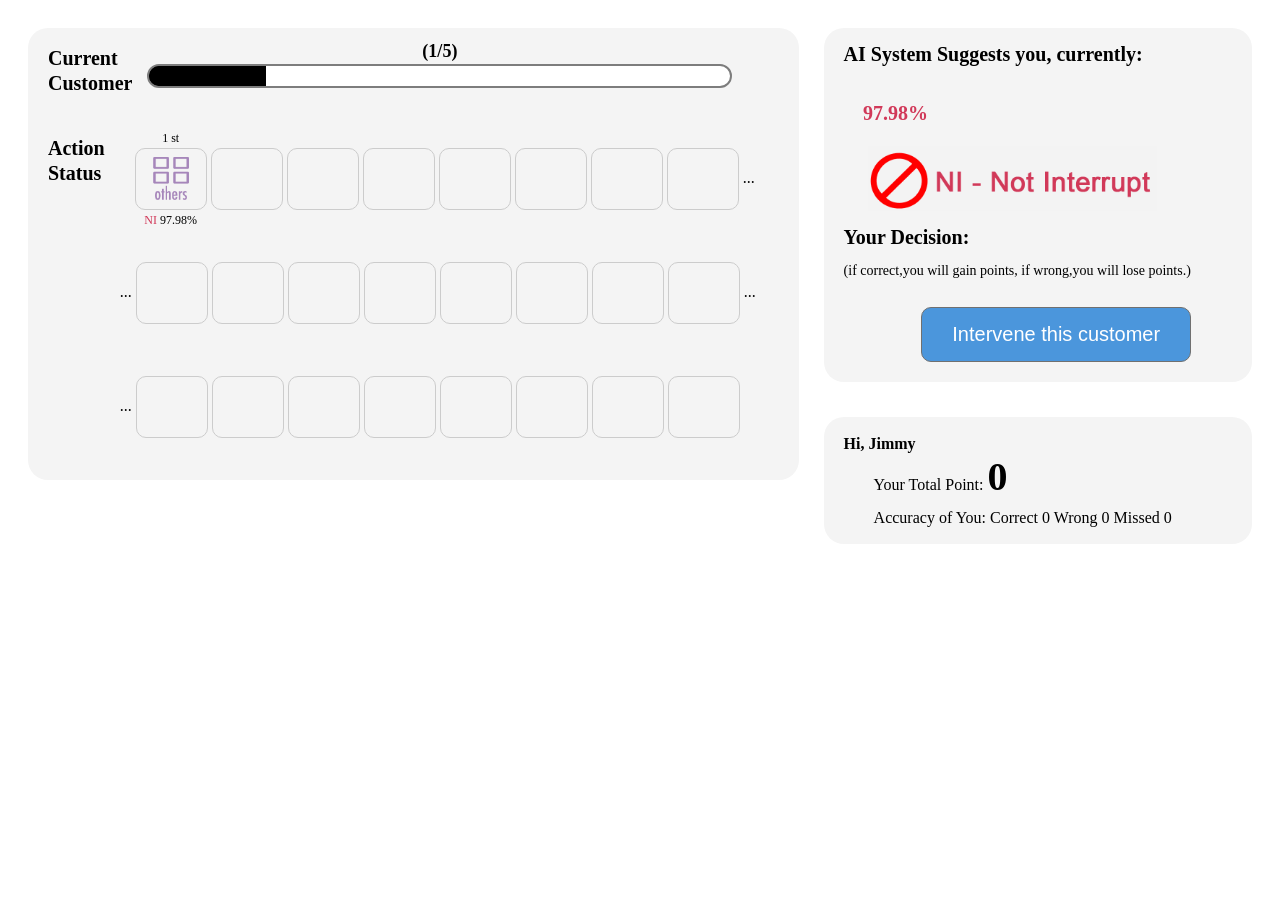
<file: session-html-c/html/index.html>
<!DOCTYPE html>
<html>
<head>
<meta charset="UTF-8">
<meta name="viewport" content="width=device-width, initial-scale=1.0,maximum-scale=1.0,user-scalable=no">
<meta http-equiv="X-UA-Compatible" content="ie=edge, chrome=1">
<meta name="renderer" content="webkit">
<meta name="format-detection" content="telephone=no" />
<title>index</title>
<link rel="stylesheet" href="../css/index.css">
<script src="../js/jquery-1.8.3.min.js"></script>
</head>
<body>
<div class="content" >
	<div class="left" >
		<div class="box">
			<!-- Current Session 开始  -->
			<div class="current-session">
				<div class="cur-left">
						<p>Current</p>	
						<p class="line-heigth10"  >Customer</p>	
				</div>
				<div class="cur-right">
					<p class="inline-block">
						(<span id="CurrentSessionCount" >5</span>/<span id="totalSessionCount" >10</span>)
					</p>
					<div class="hbox">
						<div class="col col-vs inline-block">
							<div class="progress progress-sm">
								<div id="process" class="progress-bar progress-bar-green progress-bar-striped" role="progressbar" aria-valuenow="40" aria-valuemin="0" aria-valuemax="100" style="width: 3.33333%;">
								<span class="sr-only"></span>
								</div>
							</div>
						</div>
					</div>
				</div>
			</div>
			<!-- Current Session 开始  -->

			<!-- Current Action 开始  -->
			<!-- Current Action 结束  -->
		

			<!-- Actions History 开始  -->
			<div class="history">
				<div class="cur-left">
					<p>Action</p>	
					<p class="line-heigth10"  >Status</p>	
				</div>
				<div class="cur-right" >
					<div class="item-content" style=" margin-left: 15px;">
						<div class="item">
							<p id="actionsNum0"></p>
							<div id="actionsimg0" class="img"></div>
							<p id="actionsinfo0" ></p>
						</div>
						<div class="item">
							<p id="actionsNum1"></p>
							<div id="actionsimg1" class="img" ></div>
							<p id="actionsinfo1" ></p>
						</div>
						<div class="item">
							<p id="actionsNum2"></p>
							<div id="actionsimg2" class="img"></div>
							<p  id="actionsinfo2" ></p>
						</div>
						<div class="item">
							<p id="actionsNum3"></p>
							<div id="actionsimg3" class="img"></div>
							<p  id="actionsinfo3" ></p>
						</div>
						<div class="item">
							<p id="actionsNum4"></p>
							<div id="actionsimg4" class="img"></div>
							<p  id="actionsinfo4" ></p>
						</div>
						<div class="item" >
							<p id="actionsNum5"></p>
							<div id="actionsimg5" class="img"></div>
							<p  id="actionsinfo5" ></p>
						</div>
						<div class="item" >
							<p id="actionsNum6"></p>
							<div id="actionsimg6" class="img"></div>
							<p  id="actionsinfo6" ></p>
						</div>
						<div class="item" >
							<p id="actionsNum7"></p>
							<div id="actionsimg7" class="img"></div>
							<p id="actionsinfo7" ></p>
						</div>
						<div class="item item-point">...</div>
					</div>

					<!-- 第二行 -->
					<div class="item-content">
						<div class="item item-point">...</div>
						<div class="item">
							<p id="actionsNum8"></p>
							<div id="actionsimg8" class="img"></div>
							<p id="actionsinfo8" ></p>
						</div>
						<div class="item">
							<p id="actionsNum9"></p>
							<div id="actionsimg9" class="img"></div>
							<p id="actionsinfo9"></p>
						</div>
						<div class="item" >
							<p id="actionsNum10"></p>
							<div id="actionsimg10" class="img"></div>
							<p id="actionsinfo10"></p>
						</div>
						<div class="item" >
							<p id="actionsNum11"></p>
							<div id="actionsimg11" class="img"></div>
							<p id="actionsinfo11"></p>
						</div>
						<div class="item">
							<p id="actionsNum12"></p>
							<div id="actionsimg12"  class="img"></div>
							<p id="actionsinfo12"></p>
						</div>
						<div class="item" >
							<p id="actionsNum13"></p>
							<div id="actionsimg13"  class="img"></div>
							<p id="actionsinfo13"></p>
						</div>
						<div class="item">
							<p id="actionsNum14" ></p>
							<div  id="actionsimg14" class="img">
							</div>
							<p id="actionsinfo14"></p>
						</div>
						<div class="item" >
							<p id="actionsNum15" ></p>
							<div id="actionsimg15"  class="img">
								
							</div>
							<p id="actionsinfo15"></p>
						</div>
						<div class="item item-point">...</div>
					</div>

					<!-- 第三行 -->
					<div class="item-content">
						<div class="item item-point">...</div>
						<div class="item">
							<p   id="actionsNum16"  ></p>
							<div id="actionsimg16"  class="img">
								
							</div>
							<p id="actionsinfo16"></p>
						</div>
						<div class="item" >
							<p  id="actionsNum17"  ></p>
							<div id="actionsimg17"  class="img">
								
							</div>
							<p id="actionsinfo17"></p>
						</div>
						<div class="item" >
							<p  id="actionsNum18"  ></p>
							<div id="actionsimg18"  class="img">
								
							</div>
							<p id="actionsinfo18"></p>
						</div>
						<div class="item" >
							<p  id="actionsNum19"  ></p>
							<div id="actionsimg19"  class="img">
								
							</div>
							<p id="actionsinfo19"></p>
						</div>
						<div class="item" >
							<p  id="actionsNum20"  ></p>
							<div id="actionsimg20"  class="img">
								
							</div>
							<p id="actionsinfo20"></p>
						</div>
						<div class="item">
							<p  id="actionsNum21"  ></p>
							<div id="actionsimg21"  class="img">
								
							</div>
							<p id="actionsinfo21"></p>
						</div>
						<div class="item">
							<p  id="actionsNum22"  ></p>
							<div id="actionsimg22"  class="img">
								
							</div>
							<p id="actionsinfo22"></p>
						</div>
						<div class="item" id="actions7" >
							<p   id="actionsNum23"  ></p>
							<div id="actionsimg23"  class="img">
								
							</div>
							<p id="actionsinfo23"></p>
						</div>
					</div>
				</div>
			</div>
			<!-- Actions History 结束  -->
		</div>
	</div>

	<div class="right right-top">
		<div class="box" >
			<!-- What`s your prediction 开始 -->
			
			<div>
				<p  class="size20 ">AI System Suggests you, currently:</p>
				<div class="prediction-action">
					<div class="action-text" >
						<span id="currentActionPrediction" class="size20" >40.12%</span>
					</div>
					<div class="action-img" >
						<img id="currentActionImage"  src="../image/predict-NI.png" alt="">
					</div>
				</div>
			</div>
			<div>
				<p class="size20">Your Decision:</p>
				<p class="size14">(if correct,you will gain points, if wrong,you will lose points.)</p>
			</div>
			
			<!-- What`s your prediction 结束 -->
	
			<!-- 提交按钮  开始 -->
			<div class="submit">
				<input id="submitBTN" type="button" value="Intervene this customer"  onclick="showConfident();" />
			</div>
			<!-- 提交按钮  结束 -->
	
		</div>
	</div>
	<div class="right">
		<div class="box" >
			<!-- 个人数据   开始-->
			<div class="grsj">
				<div>
					<span>Hi,</span>
					<span id="userName" >Jimmy</span>
				</div>
				<div class="sj">
					<p>Your Total Point:</p>
					<p id="totalpoint" class="size40" >0</p>
				</div>
				<div class="sj">
					<p>Accuracy of You:</p>
					<p>
						<span class=""> Correct <span id="correct">0</span></span>	   
						<span class=""> Wrong <span id="Wrong">0</span></span>
						<span class=""> Missed <span id="Missed" >0</span></span>
					</p>
				</div>
			</div>
			<!-- 个人数据   结束-->
		</div>
	</div>

	<!-- 弹框提示 开始 -->
	<div id="modal" class="box modal">
			<div class="modal-dialog">
				<div class="modal-content">
					<div class="modal-header">
						<h3 class="text-center ">Result</h3>
					</div>
					<div class="modal-body clearfix">
						<div class="img">
							<img class="dui" src="../image/dui.png" alt="">
							<img class="cuo" src="../image/cuo.png" alt="">
							<img class="missed" src="../image/Missed.png" alt="">
						</div>
						<div class="text">
							<p id="ResultMessage" ></p>
							<p class="size30">&nbsp;&nbsp;&nbsp;&nbsp;<span id="Result" > Gain 10</span></p>
						</div>
					</div>
					<div class="modal-footer">
						<div class="submit">
							<input id="" type="button" value="Next Session >" onclick='nextEven("modal");'>
						</div>
					</div>
				</div>
			</div>
	</div>
	<!-- 弹框提示 结束 -->
	
	<!-- 超时提示 开始 -->
	 <div id="timeOutDiv" class="box modal" >
	 		<div class="modal-dialog">
				<div class="modal-content">
					<div class="modal-header">
						<h3 class="text-center ">Result</h3>
					</div>
					<div class="modal-body clearfix">
						<div id="timeOutMessage" class="text" style="width: 100%;" >
						</div>
					</div>
					<div class="modal-footer">
						<div class="submit">
							<input id="" type="button" value="OK" onclick='nextEven("timeOutDiv");'>
						</div>
					</div>
				</div>
			</div>
	 </div>
	<!-- 超时提示 结束 -->
	
	<!-- How confident are you 开始  -->
	<div id="ConfidenceLevel" class="box modal" >
		<div class="modal-dialog">
				<div class="modal-content">
					<div class="modal-header">
						<h3 class="text-center ">Confidence Level</h3>
					</div>
					<div class="modal-body clearfix" style="padding-top: 20px;padding-bottom: 20px;" >
						<div>
							<p class="size20">How confident are you ?</p>
							<p class="size14">(It won't influence your points. Just choose how confident are you to this decision of intervention. Thanks!)</p>
				
							<div class="prediction">
								<label>
									<input type="radio" name="confidentradio" value="25" id="confidentradio40" context="Very Confident" />Very Confident
								</label>
								<label>
									<input type="radio" name="confidentradio" value="25" id="confidentradio30" context="Confident" />Confident
								</label>
								<label>
									<input type="radio" name="confidentradio" value="25" id="confidentradio20" context="Unconfident" />Unconfident
								</label>
								<label>
									<input type="radio" name="confidentradio" value="25" id="confidentradio10" context="Very Unconfident" />Very Unconfident
								</label>
							</div>
						</div>
					</div>
					<div class="modal-footer">
						<div class="submit">
							<input id="" type="button" value="Confirm" onclick="submitEven();" >
						</div>
					</div>
				</div>
			</div>
	</div>
	<!-- How confident are you 结束  -->

</div>


<script src="../js/index.js"></script>
</body>
</html>
</file>
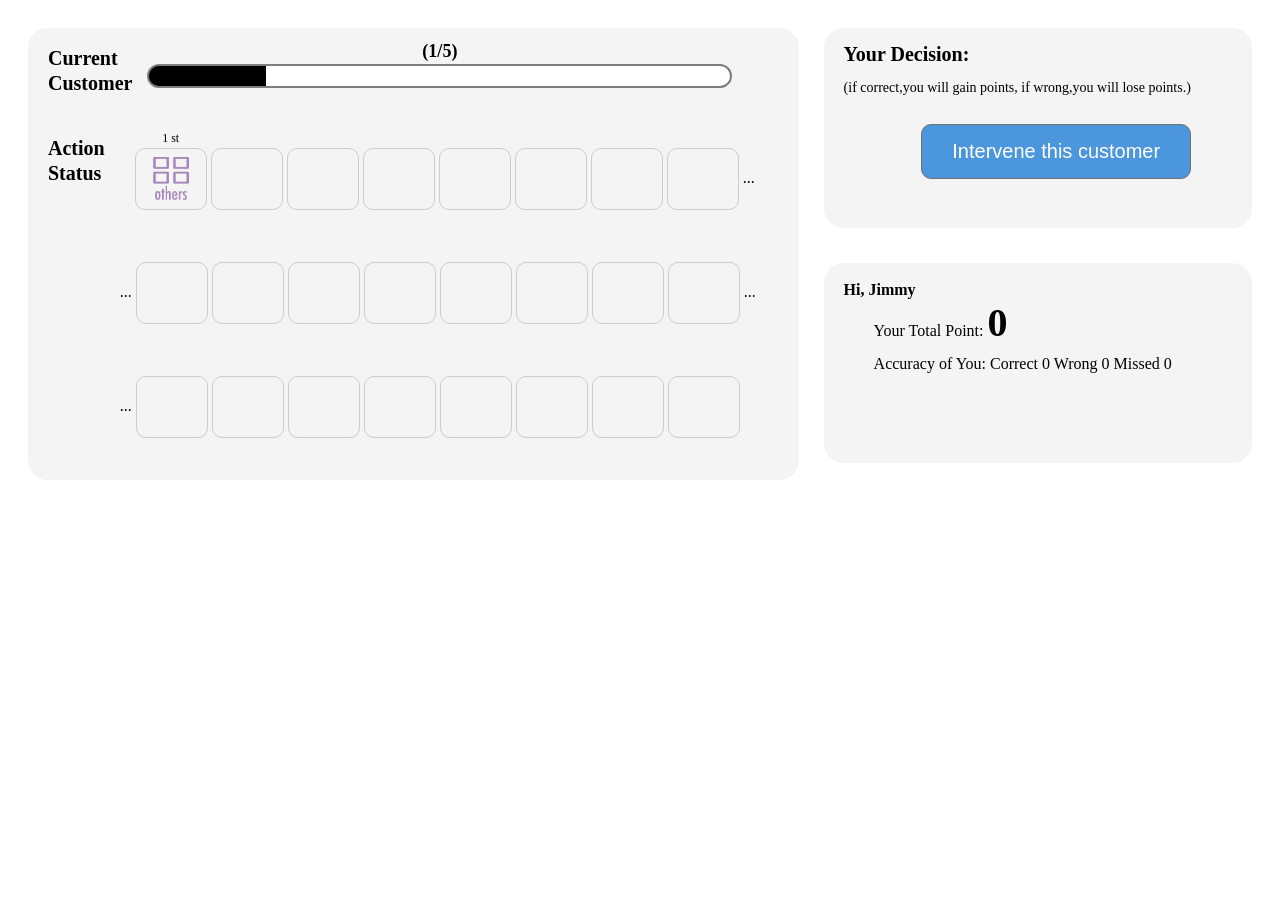
<file: session-html-no-d/html/index.html>
<!DOCTYPE html>
<html>
<head>
<meta charset="UTF-8">
<meta name="viewport" content="width=device-width, initial-scale=1.0,maximum-scale=1.0,user-scalable=no">
<meta http-equiv="X-UA-Compatible" content="ie=edge, chrome=1">
<meta name="renderer" content="webkit">
<meta name="format-detection" content="telephone=no" />
<title>index</title>
<link rel="stylesheet" href="../css/index.css">
<script src="../js/jquery-1.8.3.min.js"></script>
</head>
<body>
<div class="content" >
	<div class="left" >
		<div class="box">
			<!-- Current Session 开始  -->
			<div class="current-session">
				<div class="cur-left">
						<p>Current</p>	
						<p class="line-heigth10"  >Customer</p>	
				</div>
				<div class="cur-right">
					<p class="inline-block">
						(<span id="CurrentSessionCount" >5</span>/<span id="totalSessionCount" >5</span>)
					</p>
					<div class="hbox">
						<div class="col col-vs inline-block">
							<div class="progress progress-sm">
								<div id="process" class="progress-bar progress-bar-green progress-bar-striped" role="progressbar" aria-valuenow="40" aria-valuemin="0" aria-valuemax="100" style="width: 3.33333%;">
								<span class="sr-only"></span>
								</div>
							</div>
						</div>
					</div>
				</div>
			</div>
			<!-- Current Session 开始  -->

			<!-- Current Action 开始  -->
			<!-- Current Action 结束  -->
		

			<!-- Actions History 开始  -->
			<div class="history">
				<div class="cur-left">
					<p>Action</p>	
					<p class="line-heigth10"  >Status</p>	
				</div>
				<div class="cur-right" >
					<div class="item-content" style=" margin-left: 15px;">
						<div class="item">
							<p id="actionsNum0"></p>
							<div id="actionsimg0" class="img"> <img alt="no image" src="../image/KS.png"> </div>
							<p id="actionsinfo0" ></p>
						</div>
						<div class="item">
							<p id="actionsNum1"></p>
							<div id="actionsimg1" class="img" > <img alt="no image" src="../image/CS.png"> </div>
							<p id="actionsinfo1" ></p>
						</div>
						<div class="item">
							<p id="actionsNum2"></p>
							<div id="actionsimg2" class="img"> <img alt="no image" src="../image/IV.png"> </div>
							<p  id="actionsinfo2" ></p>
						</div>
						<div class="item">
							<p id="actionsNum3"></p>
							<div id="actionsimg3" class="img"> <img alt="no image" src="../image/RV.png"> </div>
							<p  id="actionsinfo3" ></p>
						</div>
						<div class="item">
							<p id="actionsNum4">1</p>
							<div id="actionsimg4" class="img"> <img alt="no image" src="../image/OV.png"> </div>
							<p  id="actionsinfo4" ></p>
						</div>
						<div class="item" >
							<p id="actionsNum5">1</p>
							<div id="actionsimg5" class="img"> <img alt="no image" src="../image/CHAT.png"> </div>
							<p  id="actionsinfo5" ></p>
						</div>
						<div class="item" >
							<p id="actionsNum6">1</p>
							<div id="actionsimg6" class="img"> <img alt="no image" src="../image/C.png"> </div>
							<p  id="actionsinfo6" ></p>
						</div>
						<div class="item" >
							<p id="actionsNum7">1</p>
							<div id="actionsimg7" class="img"> <img alt="no image" src="../image/AB.png"> </div>
							<p id="actionsinfo7" ></p>
						</div>
						<div class="item item-point">...</div>
					</div>

					<!-- 第二行 -->
					<div class="item-content">
						<div class="item item-point">...</div>
						<div class="item">
							<p id="actionsNum8">1</p>
							<div id="actionsimg8" class="img"> <img alt="no image" src="../image/VB.png"> </div>
							<p id="actionsinfo8" ></p>
						</div>
						<div class="item">
							<p id="actionsNum9">1</p>
							<div id="actionsimg9" class="img"> <img alt="no image" src="../image/SI.png"> </div>
							<p id="actionsinfo9"></p>
						</div>
						<div class="item" >
							<p id="actionsNum10">1</p>
							<div id="actionsimg10" class="img"> <img alt="no image" src="../image/SS.png"> </div>
							<p id="actionsinfo10"></p>
						</div>
						<div class="item" >
							<p id="actionsNum11">1</p>
							<div id="actionsimg11" class="img"> <img alt="no image" src="../image/SC.png"> </div>
							<p id="actionsinfo11"></p>
						</div>
						<div class="item">
							<p id="actionsNum12">1</p>
							<div id="actionsimg12"  class="img"> <img alt="no image" src="../image/CMT.png"> </div>
							<p id="actionsinfo12"></p>
						</div>
						<div class="item" >
							<p id="actionsNum13">1</p>
							<div id="actionsimg13"  class="img"> <img alt="no image" src="../image/O.png"> </div>
							<p id="actionsinfo13"></p>
						</div>
						<div class="item">
							<p id="actionsNum14" ></p>
							<div  id="actionsimg14" class="img">
							</div>
							<p id="actionsinfo14"></p>
						</div>
						<div class="item" >
							<p id="actionsNum15" ></p>
							<div id="actionsimg15"  class="img">
								
							</div>
							<p id="actionsinfo15"></p>
						</div>
						<div class="item item-point">...</div>
					</div>

					<!-- 第三行 -->
					<div class="item-content">
						<div class="item item-point">...</div>
						<div class="item">
							<p   id="actionsNum16"  ></p>
							<div id="actionsimg16"  class="img">
								
							</div>
							<p id="actionsinfo16"></p>
						</div>
						<div class="item" >
							<p  id="actionsNum17"  ></p>
							<div id="actionsimg17"  class="img">
								
							</div>
							<p id="actionsinfo17"></p>
						</div>
						<div class="item" >
							<p  id="actionsNum18"  ></p>
							<div id="actionsimg18"  class="img">
								
							</div>
							<p id="actionsinfo18"></p>
						</div>
						<div class="item" >
							<p  id="actionsNum19"  ></p>
							<div id="actionsimg19"  class="img">
								
							</div>
							<p id="actionsinfo19"></p>
						</div>
						<div class="item" >
							<p  id="actionsNum20"  ></p>
							<div id="actionsimg20"  class="img">
								
							</div>
							<p id="actionsinfo20"></p>
						</div>
						<div class="item">
							<p  id="actionsNum21"  ></p>
							<div id="actionsimg21"  class="img">
								
							</div>
							<p id="actionsinfo21"></p>
						</div>
						<div class="item">
							<p  id="actionsNum22"  ></p>
							<div id="actionsimg22"  class="img">
								
							</div>
							<p id="actionsinfo22"></p>
						</div>
						<div class="item" id="actions7" >
							<p   id="actionsNum23"  ></p>
							<div id="actionsimg23"  class="img">
								
							</div>
							<p id="actionsinfo23"></p>
						</div>
					</div>
				</div>
			</div>
			<!-- Actions History 结束  -->
		</div>
	</div>

	<div class="right right-top" style="height: 200px;" >
		<div class="box" >
			<!-- What`s your prediction 开始 -->
			<div>
				<p class="size20">Your Decision:</p>
				<p class="size14">(if correct,you will gain points, if wrong,you will lose points.)</p>
			</div>
			
			<!-- What`s your prediction 结束 -->
	
			<!-- 提交按钮  开始 -->
			<div class="submit">
				<input id="submitBTN" type="button" value="Intervene this customer" />
			</div>
			<!-- 提交按钮  结束 -->
	
		</div>
	</div>
	<div class="right" style="height: 200px;" >
		<div class="box" >
			<!-- 个人数据   开始-->
			<div class="grsj">
				<div>
					<span>Hi,</span>
					<span id="userName" >Jimmy</span>
				</div>
				<div class="sj">
					<p>Your Total Point:</p>
					<p id="totalpoint" class="size40" >0</p>
				</div>
				<div class="sj">
					<p>Accuracy of You:</p>
					<p>
						<span class=""> Correct <span id="correct">0</span></span>	   
						<span class=""> Wrong <span id="Wrong">0</span></span>
						<span class=""> Missed <span id="Missed" >0</span></span>
					</p>
				</div>
			</div>
			<!-- 个人数据   结束-->
		</div>
	</div>

	<!-- 弹框提示 开始 -->
	<div id="modal" class="box modal">
			<div class="modal-dialog">
				<div class="modal-content">
					<div class="modal-header">
						<h3 class="text-center ">Result</h3>
					</div>
					<div class="modal-body clearfix">
						<div class="img">
							<img class="dui" src="../image/dui.png" alt="">
							<img class="cuo" src="../image/cuo.png" alt="">
							<img class="missed" src="../image/Missed.png" alt="">
						</div>
						<div class="text">
							<p id="ResultMessage" ></p>
							<p class="size30">&nbsp;&nbsp;&nbsp;&nbsp;<span id="Result" > Gain 10</span></p>
						</div>
					</div>
					<div class="modal-footer">
						<div class="submit">
							<input id="" type="button" value="Next Session >" onclick='nextEven("modal");'>
						</div>
					</div>
				</div>
			</div>
	</div>
	<!-- 弹框提示 结束 -->
	
	<!-- 超时提示 开始 -->
	 <div id="timeOutDiv" class="box modal" >
	 		<div class="modal-dialog">
				<div class="modal-content">
					<div class="modal-header">
						<h3 class="text-center ">Result</h3>
					</div>
					<div class="modal-body clearfix">
						<div id="timeOutMessage" class="text" style="width: 100%;" >
						</div>
					</div>
					<div class="modal-footer">
						<div class="submit">
							<input id="" type="button" value="OK" onclick='nextEven("timeOutDiv");'>
						</div>
					</div>
				</div>
			</div>
	 </div>
	<!-- 超时提示 结束 -->
	
	<!-- How confident are you 开始  -->
	<div id="ConfidenceLevel" class="box modal" >
		<div class="modal-dialog">
				<div class="modal-content">
					<div class="modal-header">
						<h3 class="text-center ">Confidence Level</h3>
					</div>
					<div class="modal-body clearfix" style="padding-top: 20px;padding-bottom: 20px;" >
						<div>
							<p class="size20">How confident are you ?</p>
							<p class="size14">(It won't influence your points. Just choose how confident are you to this decision of intervention. Thanks!)</p>
				
							<div class="prediction">
								<label>
									<input type="radio" name="confidentradio" value="25" id="confidentradio40" context="Very Confident" />Very Confident
								</label>
								<label>
									<input type="radio" name="confidentradio" value="25" id="confidentradio30" context="Confident" />Confident
								</label>
								<label>
									<input type="radio" name="confidentradio" value="25" id="confidentradio20" context="Unconfident" />Unconfident
								</label>
								<label>
									<input type="radio" name="confidentradio" value="25" id="confidentradio10" context="Very Unconfident" />Very Unconfident
								</label>
							</div>
						</div>
					</div>
					<div class="modal-footer">
						<div class="submit">
							<input id="" type="button" value="Confirm" onclick="submitEven();" >
						</div>
					</div>
				</div>
			</div>
	</div>
	<!-- How confident are you 结束  -->

</div>


<script src="../js/index.js"></script>
</body>
</html>
</file>
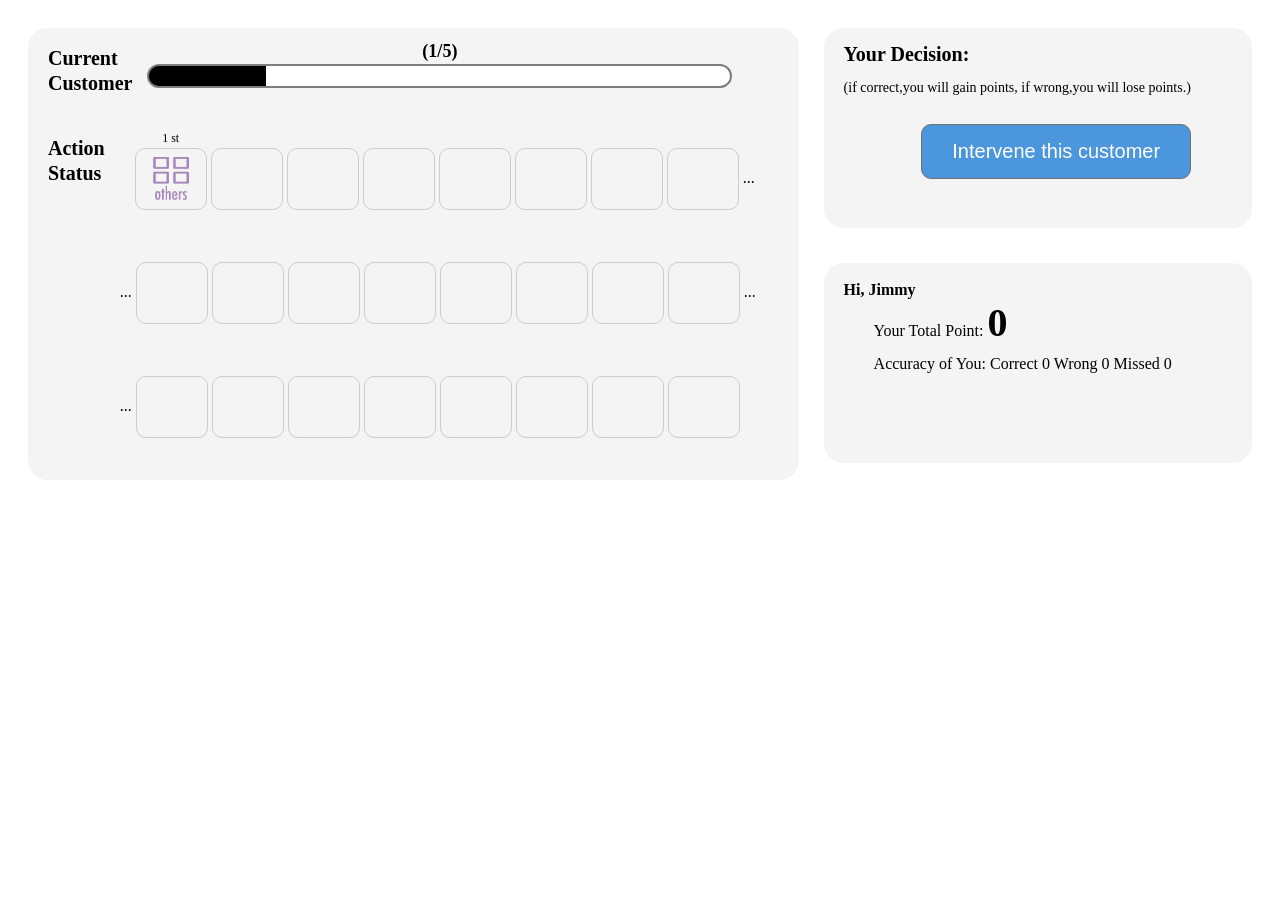
<file: session-html-no/html/index.html>
<!DOCTYPE html>
<html>
<head>
<meta charset="UTF-8">
<meta name="viewport" content="width=device-width, initial-scale=1.0,maximum-scale=1.0,user-scalable=no">
<meta http-equiv="X-UA-Compatible" content="ie=edge, chrome=1">
<meta name="renderer" content="webkit">
<meta name="format-detection" content="telephone=no" />
<title>index</title>
<link rel="stylesheet" href="../css/index.css">
<script src="../js/jquery-1.8.3.min.js"></script>
</head>
<body>
<div class="content" >
	<div class="left" >
		<div class="box">
			<!-- Current Session 开始  -->
			<div class="current-session">
				<div class="cur-left">
						<p>Current</p>	
						<p class="line-heigth10"  >Customer</p>	
				</div>
				<div class="cur-right">
					<p class="inline-block">
						(<span id="CurrentSessionCount" >5</span>/<span id="totalSessionCount" >5</span>)
					</p>
					<div class="hbox">
						<div class="col col-vs inline-block">
							<div class="progress progress-sm">
								<div id="process" class="progress-bar progress-bar-green progress-bar-striped" role="progressbar" aria-valuenow="40" aria-valuemin="0" aria-valuemax="100" style="width: 3.33333%;">
								<span class="sr-only"></span>
								</div>
							</div>
						</div>
					</div>
				</div>
			</div>
			<!-- Current Session 开始  -->

			<!-- Current Action 开始  -->
			<!-- Current Action 结束  -->
		

			<!-- Actions History 开始  -->
			<div class="history">
				<div class="cur-left">
					<p>Action</p>	
					<p class="line-heigth10"  >Status</p>	
				</div>
				<div class="cur-right" >
					<div class="item-content" style=" margin-left: 15px;">
						<div class="item">
							<p id="actionsNum0"></p>
							<div id="actionsimg0" class="img"> <img alt="no image" src="../image/KS.png"> </div>
							<p id="actionsinfo0" ></p>
						</div>
						<div class="item">
							<p id="actionsNum1"></p>
							<div id="actionsimg1" class="img" > <img alt="no image" src="../image/CS.png"> </div>
							<p id="actionsinfo1" ></p>
						</div>
						<div class="item">
							<p id="actionsNum2"></p>
							<div id="actionsimg2" class="img"> <img alt="no image" src="../image/IV.png"> </div>
							<p  id="actionsinfo2" ></p>
						</div>
						<div class="item">
							<p id="actionsNum3"></p>
							<div id="actionsimg3" class="img"> <img alt="no image" src="../image/RV.png"> </div>
							<p  id="actionsinfo3" ></p>
						</div>
						<div class="item">
							<p id="actionsNum4">1</p>
							<div id="actionsimg4" class="img"> <img alt="no image" src="../image/OV.png"> </div>
							<p  id="actionsinfo4" ></p>
						</div>
						<div class="item" >
							<p id="actionsNum5">1</p>
							<div id="actionsimg5" class="img"> <img alt="no image" src="../image/CHAT.png"> </div>
							<p  id="actionsinfo5" ></p>
						</div>
						<div class="item" >
							<p id="actionsNum6">1</p>
							<div id="actionsimg6" class="img"> <img alt="no image" src="../image/C.png"> </div>
							<p  id="actionsinfo6" ></p>
						</div>
						<div class="item" >
							<p id="actionsNum7">1</p>
							<div id="actionsimg7" class="img"> <img alt="no image" src="../image/AB.png"> </div>
							<p id="actionsinfo7" ></p>
						</div>
						<div class="item item-point">...</div>
					</div>

					<!-- 第二行 -->
					<div class="item-content">
						<div class="item item-point">...</div>
						<div class="item">
							<p id="actionsNum8">1</p>
							<div id="actionsimg8" class="img"> <img alt="no image" src="../image/VB.png"> </div>
							<p id="actionsinfo8" ></p>
						</div>
						<div class="item">
							<p id="actionsNum9">1</p>
							<div id="actionsimg9" class="img"> <img alt="no image" src="../image/SI.png"> </div>
							<p id="actionsinfo9"></p>
						</div>
						<div class="item" >
							<p id="actionsNum10">1</p>
							<div id="actionsimg10" class="img"> <img alt="no image" src="../image/SS.png"> </div>
							<p id="actionsinfo10"></p>
						</div>
						<div class="item" >
							<p id="actionsNum11">1</p>
							<div id="actionsimg11" class="img"> <img alt="no image" src="../image/SC.png"> </div>
							<p id="actionsinfo11"></p>
						</div>
						<div class="item">
							<p id="actionsNum12">1</p>
							<div id="actionsimg12"  class="img"> <img alt="no image" src="../image/CMT.png"> </div>
							<p id="actionsinfo12"></p>
						</div>
						<div class="item" >
							<p id="actionsNum13">1</p>
							<div id="actionsimg13"  class="img"> <img alt="no image" src="../image/O.png"> </div>
							<p id="actionsinfo13"></p>
						</div>
						<div class="item">
							<p id="actionsNum14" ></p>
							<div  id="actionsimg14" class="img">
							</div>
							<p id="actionsinfo14"></p>
						</div>
						<div class="item" >
							<p id="actionsNum15" ></p>
							<div id="actionsimg15"  class="img">
								
							</div>
							<p id="actionsinfo15"></p>
						</div>
						<div class="item item-point">...</div>
					</div>

					<!-- 第三行 -->
					<div class="item-content">
						<div class="item item-point">...</div>
						<div class="item">
							<p   id="actionsNum16"  ></p>
							<div id="actionsimg16"  class="img">
								
							</div>
							<p id="actionsinfo16"></p>
						</div>
						<div class="item" >
							<p  id="actionsNum17"  ></p>
							<div id="actionsimg17"  class="img">
								
							</div>
							<p id="actionsinfo17"></p>
						</div>
						<div class="item" >
							<p  id="actionsNum18"  ></p>
							<div id="actionsimg18"  class="img">
								
							</div>
							<p id="actionsinfo18"></p>
						</div>
						<div class="item" >
							<p  id="actionsNum19"  ></p>
							<div id="actionsimg19"  class="img">
								
							</div>
							<p id="actionsinfo19"></p>
						</div>
						<div class="item" >
							<p  id="actionsNum20"  ></p>
							<div id="actionsimg20"  class="img">
								
							</div>
							<p id="actionsinfo20"></p>
						</div>
						<div class="item">
							<p  id="actionsNum21"  ></p>
							<div id="actionsimg21"  class="img">
								
							</div>
							<p id="actionsinfo21"></p>
						</div>
						<div class="item">
							<p  id="actionsNum22"  ></p>
							<div id="actionsimg22"  class="img">
								
							</div>
							<p id="actionsinfo22"></p>
						</div>
						<div class="item" id="actions7" >
							<p   id="actionsNum23"  ></p>
							<div id="actionsimg23"  class="img">
								
							</div>
							<p id="actionsinfo23"></p>
						</div>
					</div>
				</div>
			</div>
			<!-- Actions History 结束  -->
		</div>
	</div>

	<div class="right right-top" style="height: 200px;" >
		<div class="box" >
			<!-- What`s your prediction 开始 -->
			<div>
				<p class="size20">Your Decision:</p>
				<p class="size14">(if correct,you will gain points, if wrong,you will lose points.)</p>
			</div>
			
			<!-- What`s your prediction 结束 -->
	
			<!-- 提交按钮  开始 -->
			<div class="submit">
				<input id="submitBTN" type="button" value="Intervene this customer" />
			</div>
			<!-- 提交按钮  结束 -->
	
		</div>
	</div>
	<div class="right" style="height: 200px;" >
		<div class="box" >
			<!-- 个人数据   开始-->
			<div class="grsj">
				<div>
					<span>Hi,</span>
					<span id="userName" >Jimmy</span>
				</div>
				<div class="sj">
					<p>Your Total Point:</p>
					<p id="totalpoint" class="size40" >0</p>
				</div>
				<div class="sj">
					<p>Accuracy of You:</p>
					<p>
						<span class=""> Correct <span id="correct">0</span></span>	   
						<span class=""> Wrong <span id="Wrong">0</span></span>
						<span class=""> Missed <span id="Missed" >0</span></span>
					</p>
				</div>
			</div>
			<!-- 个人数据   结束-->
		</div>
	</div>

	<!-- 弹框提示 开始 -->
	<div id="modal" class="box modal">
			<div class="modal-dialog">
				<div class="modal-content">
					<div class="modal-header">
						<h3 class="text-center ">Result</h3>
					</div>
					<div class="modal-body clearfix">
						<div class="img">
							<img class="dui" src="../image/dui.png" alt="">
							<img class="cuo" src="../image/cuo.png" alt="">
							<img class="missed" src="../image/Missed.png" alt="">
						</div>
						<div class="text">
							<p id="ResultMessage" ></p>
							<p class="size30">&nbsp;&nbsp;&nbsp;&nbsp;<span id="Result" > Gain 10</span></p>
						</div>
					</div>
					<div class="modal-footer">
						<div class="submit">
							<input id="" type="button" value="Next Session >" onclick='nextEven("modal");'>
						</div>
					</div>
				</div>
			</div>
	</div>
	<!-- 弹框提示 结束 -->
	
	<!-- 超时提示 开始 -->
	 <div id="timeOutDiv" class="box modal" >
	 		<div class="modal-dialog">
				<div class="modal-content">
					<div class="modal-header">
						<h3 class="text-center ">Result</h3>
					</div>
					<div class="modal-body clearfix">
						<div id="timeOutMessage" class="text" style="width: 100%;" >
						</div>
					</div>
					<div class="modal-footer">
						<div class="submit">
							<input id="" type="button" value="OK" onclick='nextEven("timeOutDiv");'>
						</div>
					</div>
				</div>
			</div>
	 </div>
	<!-- 超时提示 结束 -->
	
	<!-- How confident are you 开始  -->
	<div id="ConfidenceLevel" class="box modal" >
		<div class="modal-dialog">
				<div class="modal-content">
					<div class="modal-header">
						<h3 class="text-center ">Confidence Level</h3>
					</div>
					<div class="modal-body clearfix" style="padding-top: 20px;padding-bottom: 20px;" >
						<div>
							<p class="size20">How confident are you ?</p>
							<p class="size14">(How many points you want to bet?)</p>
				
							<div class="prediction">
								<label>
									<input type="radio" name="confidentradio" value="40" id="confidentradio40" context="Very Confident(*40)" />Very Confident(*40)
								</label>
								<label>
									<input type="radio" name="confidentradio" value="30" id="confidentradio30" context="Confident(*30)" />Confident(*30)
								</label>
								<label>
									<input type="radio" name="confidentradio" value="20" id="confidentradio20" context="Unconfident(*20)" />Unconfident(*20)
								</label>
								<label>
									<input type="radio" name="confidentradio" value="10" id="confidentradio10" context="Very Unconfident(*10)" />Very Unconfident(*10)
								</label>
							</div>
						</div>
					</div>
					<div class="modal-footer">
						<div class="submit">
							<input id="" type="button" value="Confirm" onclick="submitEven();" >
						</div>
					</div>
				</div>
			</div>
	</div>
	<!-- How confident are you 结束  -->

</div>


<script src="../js/index.js"></script>
</body>
</html>
</file>
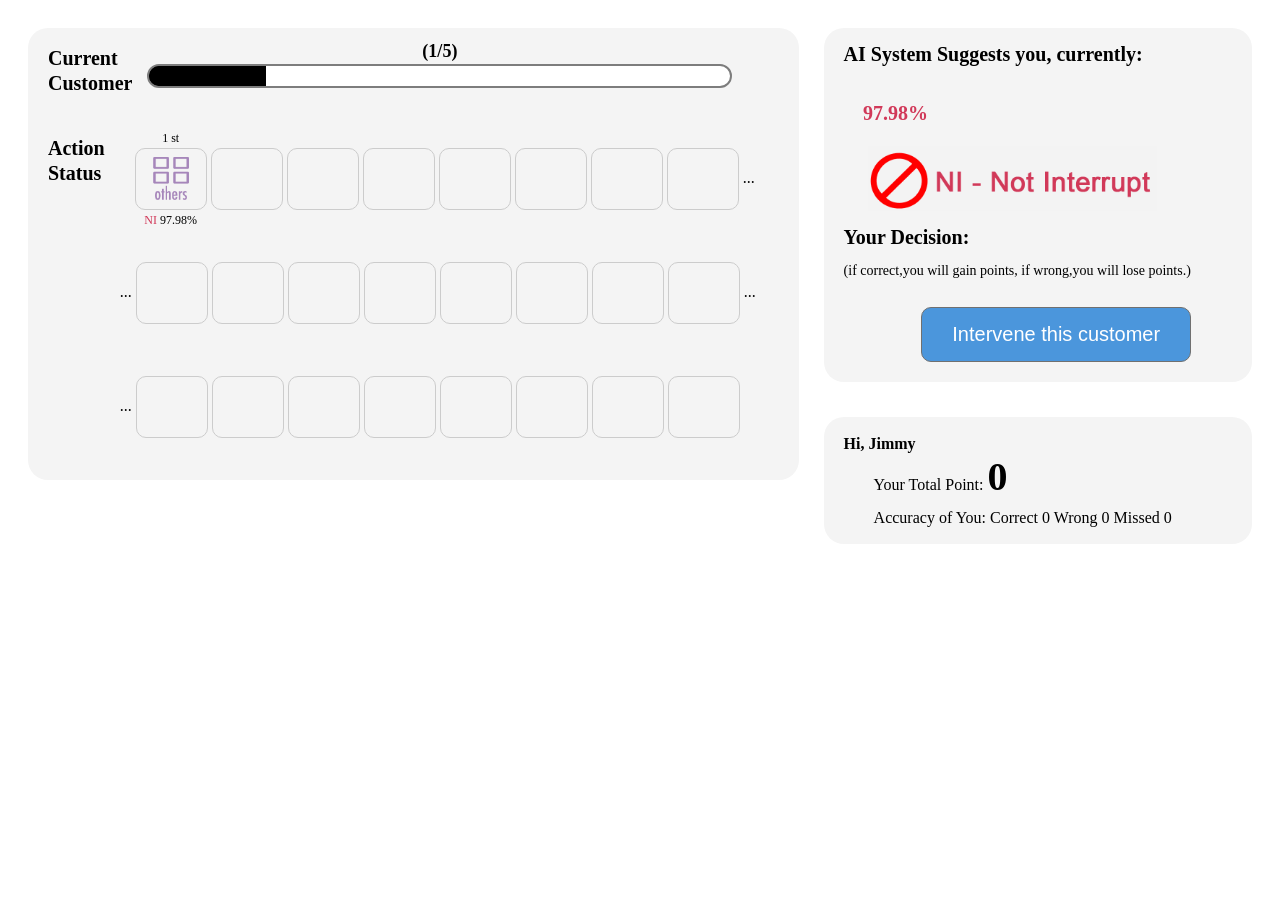
<file: session-html/html/index.html>
<!DOCTYPE html>
<html>
<head>
<meta charset="UTF-8">
<meta name="viewport" content="width=device-width, initial-scale=1.0,maximum-scale=1.0,user-scalable=no">
<meta http-equiv="X-UA-Compatible" content="ie=edge, chrome=1">
<meta name="renderer" content="webkit">
<meta name="format-detection" content="telephone=no" />
<title>index</title>
<link rel="stylesheet" href="../css/index.css">
<script src="../js/jquery-1.8.3.min.js"></script>
</head>
<body>
<div class="content" >
	<div class="left" >
		<div class="box">
			<!-- Current Session 开始  -->
			<div class="current-session">
				<div class="cur-left">
						<p>Current</p>	
						<p class="line-heigth10" >Customer</p>	
				</div>
				<div class="cur-right">
					<p class="inline-block">
						(<span id="CurrentSessionCount" >5</span>/<span id="totalSessionCount" >10</span>)
					</p>
					<div class="hbox">
						<div class="col col-vs inline-block">
							<div class="progress progress-sm">
								<div id="process" class="progress-bar progress-bar-green progress-bar-striped" role="progressbar" aria-valuenow="40" aria-valuemin="0" aria-valuemax="100" style="width: 3.33333%;">
								<span class="sr-only"></span>
								</div>
							</div>
						</div>
					</div>
				</div>
			</div>
			<!-- Current Session 开始  -->

			<!-- Current Action 开始  -->
			<!-- Current Action 结束  -->
		

			<!-- Actions History 开始  -->
			<div class="history">
				<div class="cur-left">
					<p>Action</p>	
					<p class="line-heigth10"  >Status</p>	
				</div>
				<div class="cur-right" >
					<div class="item-content" style=" margin-left: 15px;">
						<div class="item">
							<p id="actionsNum0"></p>
							<div id="actionsimg0" class="img"></div>
							<p id="actionsinfo0" ></p>
						</div>
						<div class="item">
							<p id="actionsNum1"></p>
							<div id="actionsimg1" class="img" ></div>
							<p id="actionsinfo1" ></p>
						</div>
						<div class="item">
							<p id="actionsNum2"></p>
							<div id="actionsimg2" class="img"></div>
							<p  id="actionsinfo2" ></p>
						</div>
						<div class="item">
							<p id="actionsNum3"></p>
							<div id="actionsimg3" class="img"></div>
							<p  id="actionsinfo3" ></p>
						</div>
						<div class="item">
							<p id="actionsNum4"></p>
							<div id="actionsimg4" class="img"></div>
							<p  id="actionsinfo4" ></p>
						</div>
						<div class="item" >
							<p id="actionsNum5"></p>
							<div id="actionsimg5" class="img"></div>
							<p  id="actionsinfo5" ></p>
						</div>
						<div class="item" >
							<p id="actionsNum6"></p>
							<div id="actionsimg6" class="img"></div>
							<p  id="actionsinfo6" ></p>
						</div>
						<div class="item" >
							<p id="actionsNum7"></p>
							<div id="actionsimg7" class="img"></div>
							<p id="actionsinfo7" ></p>
						</div>
						<div class="item item-point">...</div>
					</div>

					<!-- 第二行 -->
					<div class="item-content">
						<div class="item item-point">...</div>
						<div class="item">
							<p id="actionsNum8"></p>
							<div id="actionsimg8" class="img"></div>
							<p id="actionsinfo8" ></p>
						</div>
						<div class="item">
							<p id="actionsNum9"></p>
							<div id="actionsimg9" class="img"></div>
							<p id="actionsinfo9"></p>
						</div>
						<div class="item" >
							<p id="actionsNum10"></p>
							<div id="actionsimg10" class="img"></div>
							<p id="actionsinfo10"></p>
						</div>
						<div class="item" >
							<p id="actionsNum11"></p>
							<div id="actionsimg11" class="img"></div>
							<p id="actionsinfo11"></p>
						</div>
						<div class="item">
							<p id="actionsNum12"></p>
							<div id="actionsimg12"  class="img"></div>
							<p id="actionsinfo12"></p>
						</div>
						<div class="item" >
							<p id="actionsNum13"></p>
							<div id="actionsimg13"  class="img"></div>
							<p id="actionsinfo13"></p>
						</div>
						<div class="item">
							<p id="actionsNum14" ></p>
							<div  id="actionsimg14" class="img">
							</div>
							<p id="actionsinfo14"></p>
						</div>
						<div class="item" >
							<p id="actionsNum15" ></p>
							<div id="actionsimg15"  class="img">
								
							</div>
							<p id="actionsinfo15"></p>
						</div>
						<div class="item item-point">...</div>
					</div>

					<!-- 第三行 -->
					<div class="item-content">
						<div class="item item-point">...</div>
						<div class="item">
							<p   id="actionsNum16"  ></p>
							<div id="actionsimg16"  class="img">
								
							</div>
							<p id="actionsinfo16"></p>
						</div>
						<div class="item" >
							<p  id="actionsNum17"  ></p>
							<div id="actionsimg17"  class="img">
								
							</div>
							<p id="actionsinfo17"></p>
						</div>
						<div class="item" >
							<p  id="actionsNum18"  ></p>
							<div id="actionsimg18"  class="img">
								
							</div>
							<p id="actionsinfo18"></p>
						</div>
						<div class="item" >
							<p  id="actionsNum19"  ></p>
							<div id="actionsimg19"  class="img">
								
							</div>
							<p id="actionsinfo19"></p>
						</div>
						<div class="item" >
							<p  id="actionsNum20"  ></p>
							<div id="actionsimg20"  class="img">
								
							</div>
							<p id="actionsinfo20"></p>
						</div>
						<div class="item">
							<p  id="actionsNum21"  ></p>
							<div id="actionsimg21"  class="img">
								
							</div>
							<p id="actionsinfo21"></p>
						</div>
						<div class="item">
							<p  id="actionsNum22"  ></p>
							<div id="actionsimg22"  class="img">
								
							</div>
							<p id="actionsinfo22"></p>
						</div>
						<div class="item" id="actions7" >
							<p   id="actionsNum23"  ></p>
							<div id="actionsimg23"  class="img">
								
							</div>
							<p id="actionsinfo23"></p>
						</div>
					</div>
				</div>
			</div>
			<!-- Actions History 结束  -->
		</div>
	</div>

	<div class="right right-top">
		<div class="box" >
			<!-- What`s your prediction 开始 -->
			
			<div>
				<p  class="size20 ">AI System Suggests you, currently:</p>
				<div class="prediction-action">
					<div class="action-text" >
						<span id="currentActionPrediction" class="size20" >40.12%</span>
					</div>
					<div class="action-img" >
						<img id="currentActionImage"  src="../image/predict-NI.png" alt="">
					</div>
				</div>
			</div>
			<div>
				<p class="size20">Your Decision:</p>
				<p class="size14">(if correct,you will gain points, if wrong,you will lose points.)</p>
			</div>
			
			<!-- What`s your prediction 结束 -->
	
			<!-- 提交按钮  开始 -->
			<div class="submit">
				<input id="submitBTN" type="button" value="Intervene this customer"  onclick="showConfident();" />
			</div>
			<!-- 提交按钮  结束 -->
	
		</div>
	</div>
	<div class="right">
		<div class="box" >
			<!-- 个人数据   开始-->
			<div class="grsj">
				<div>
					<span>Hi,</span>
					<span id="userName" >Jimmy</span>
				</div>
				<div class="sj">
					<p>Your Total Point:</p>
					<p id="totalpoint" class="size40" >0</p>
				</div>
				<div class="sj">
					<p>Accuracy of You:</p>
					<p>
						<span class=""> Correct <span id="correct">0</span></span>	   
						<span class=""> Wrong <span id="Wrong">0</span></span>
						<span class=""> Missed <span id="Missed" >0</span></span>
					</p>
				</div>
			</div>
			<!-- 个人数据   结束-->
		</div>
	</div>

	<!-- 弹框提示 开始 -->
	<div id="modal" class="box modal">
			<div class="modal-dialog">
				<div class="modal-content">
					<div class="modal-header">
						<h3 class="text-center ">Result</h3>
					</div>
					<div class="modal-body clearfix">
						<div class="img">
							<img class="dui" src="../image/dui.png" alt="">
							<img class="cuo" src="../image/cuo.png" alt="">
							<img class="missed" src="../image/Missed.png" alt="">
						</div>
						<div class="text">
							<p id="ResultMessage" ></p>
							<p class="size30">&nbsp;&nbsp;&nbsp;&nbsp;<span id="Result" > Gain 10</span></p>
						</div>
					</div>
					<div class="modal-footer">
						<div class="submit">
							<input id="" type="button" value="Next Session >" onclick='nextEven("modal");'>
						</div>
					</div>
				</div>
			</div>
	</div>
	<!-- 弹框提示 结束 -->
	
	<!-- 超时提示 开始 -->
	 <div id="timeOutDiv" class="box modal" >
	 		<div class="modal-dialog">
				<div class="modal-content">
					<div class="modal-header">
						<h3 class="text-center ">Result</h3>
					</div>
					<div class="modal-body clearfix">
						<div id="timeOutMessage" class="text" style="width: 100%;" >
						</div>
					</div>
					<div class="modal-footer">
						<div class="submit">
							<input id="" type="button" value="OK" onclick='nextEven("timeOutDiv");'>
						</div>
					</div>
				</div>
			</div>
	 </div>
	<!-- 超时提示 结束 -->
	
	<!-- How confident are you 开始  -->
	<div id="ConfidenceLevel" class="box modal" >
		<div class="modal-dialog">
				<div class="modal-content">
					<div class="modal-header">
						<h3 class="text-center ">Confidence Level</h3>
					</div>
					<div class="modal-body clearfix" style="padding-top: 20px;padding-bottom: 20px;" >
						<div>
							<p class="size20">How confident are you ?</p>
							<p class="size14">(How many points you want to bet?)</p>
				
							<div class="prediction">
								<label>
									<input type="radio" name="confidentradio" value="40" id="confidentradio40" context="Very Confident(*40)" />Very Confident(*40)
								</label>
								<label>
									<input type="radio" name="confidentradio" value="30" id="confidentradio30" context="Confident(*30)" />Confident(*30)
								</label>
								<label>
									<input type="radio" name="confidentradio" value="20" id="confidentradio20" context="Unconfident(*20)" />Unconfident(*20)
								</label>
								<label>
									<input type="radio" name="confidentradio" value="10" id="confidentradio10" context="Very Unconfident(*10)" />Very Unconfident(*10)
								</label>
							</div>
						</div>
					</div>
					<div class="modal-footer">
						<div class="submit">
							<input id="" type="button" value="Confirm" onclick="submitEven();" >
						</div>
					</div>
				</div>
			</div>
	</div>
	<!-- How confident are you 结束  -->

</div>


<script src="../js/index.js"></script>
</body>
</html>
</file>
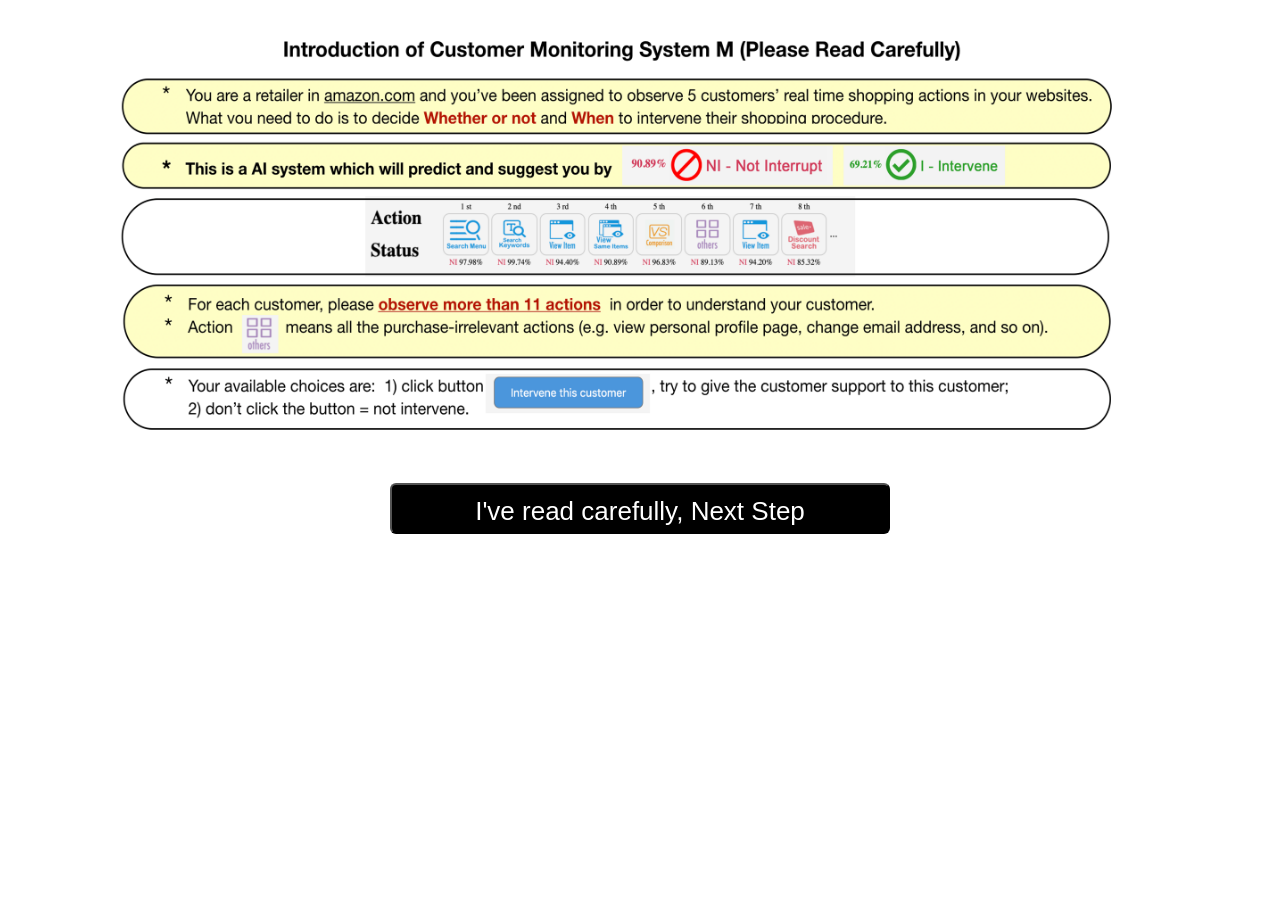
<file: session-html-c/html/introduction.html>
<!DOCTYPE html>
<html>
<head>
<meta charset="UTF-8">
<meta name="viewport" content="width=device-width, initial-scale=1.0,maximum-scale=1.0,user-scalable=no">
<meta http-equiv="X-UA-Compatible" content="ie=edge, chrome=1">
<meta name="renderer" content="webkit">
<meta name="format-detection" content="telephone=no" />
<title>introduction</title>
<link rel="stylesheet" href="../css/index.css">
<script src="../js/jquery-1.8.3.min.js"></script>
</head>
<body style="padding-top: 0;margin-top: 0;" >
	<div class="intro">
		<div class="img">
			<img src="../image/intro_m.png" alt="">
		</div>
		<div>
			<input  class="startbtn" type="button" name="startbtn"  id="startbtn" onclick="startEven();" value="I've read carefully, Next Step" />
		</div>
	</div>
</body>
<script type="text/javascript">
	function startEven(){
		window.location.href="welcome.html";
	}
</script>
</html>
</file>
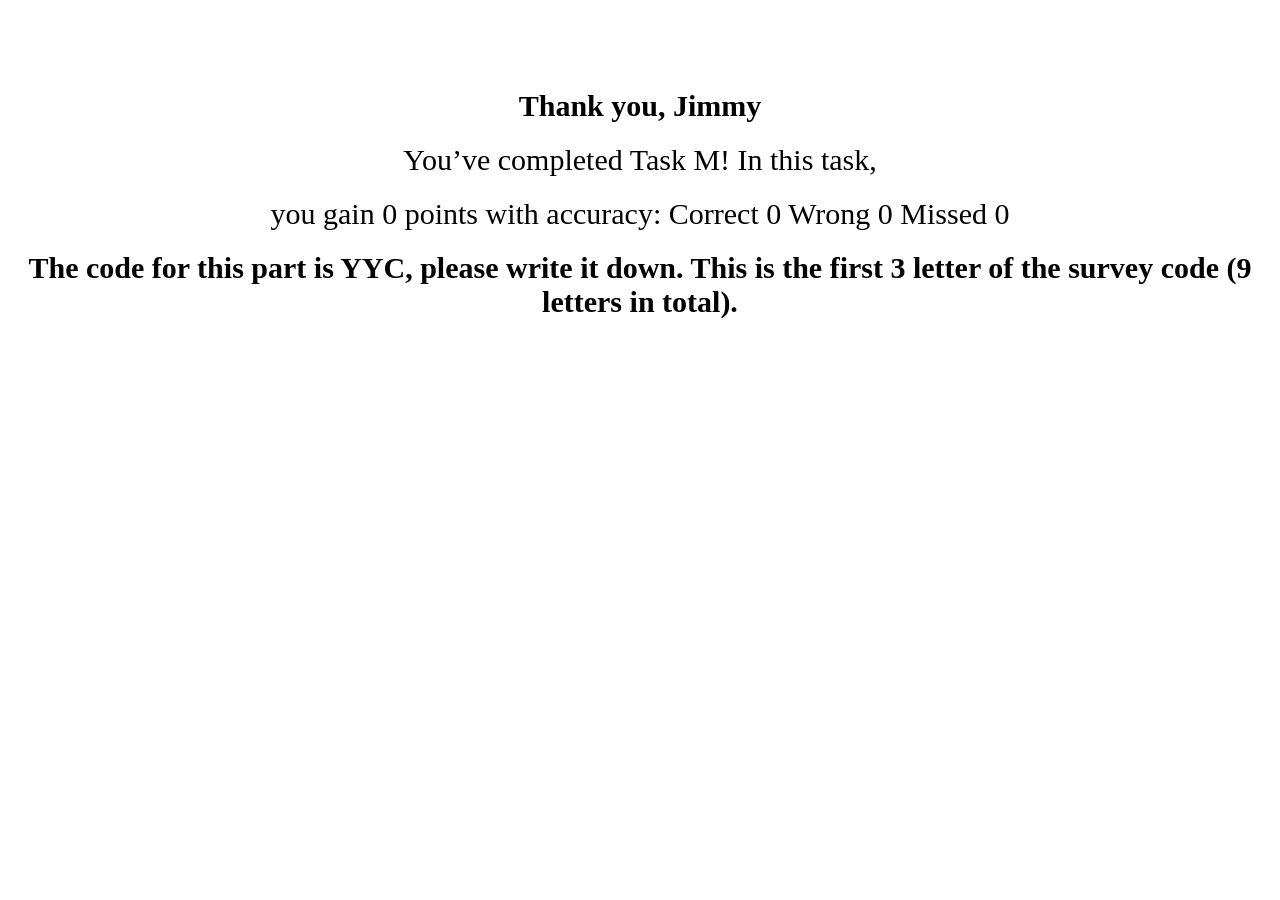
<file: session-html-c/html/last.html>
<!DOCTYPE html>
<html>
<head>
<meta charset="UTF-8">
<meta name="viewport" content="width=device-width, initial-scale=1.0,maximum-scale=1.0,user-scalable=no">
<meta http-equiv="X-UA-Compatible" content="ie=edge, chrome=1">
<meta name="renderer" content="webkit">
<meta name="format-detection" content="telephone=no" />
<title>thanks</title>
<link rel="stylesheet" href="../css/index.css">
<script src="../js/jquery-1.8.3.min.js"></script>
</head>
<body>
   <div class="thanks">
       <p style="font-weight: bold">Thank you, <span id="userName" >Jimmy</span></p>
       <p>You’ve completed Task M! In this task,</p>
       <p>you gain <span id="totalpoint" >180</span> points with accuracy: Correct <span id="correct">0</span> Wrong <span id="Wrong">0</span> Missed <span id="Missed" >0</span> </p>
       <p style="font-weight: bold">The code for this part is YYC, please write it down. This is the first 3 letter of the survey code (9 letters in total).</p>
   </div>
   <a class="to-google" href="https://www.surveymonkey.co.uk/r/UON-RD"></a>

</body>
<script type="text/javascript">
function getUrlParam(name){
	var reg = new RegExp("(^|&)"+name+"=([^&]*)(&|$)");
	var r=window.location.search.substr(1).match(reg);
	if(r&&r!=null){
		return decodeURI(r[2]);
	}
	return "";
}

var userName="Jimmy";
var totalpoint=0;
var correct=0;
var Wrong=0;
var Missed=0;
$(function(){
	var userName_url = getUrlParam("userName");
	if(userName_url&&""!=userName_url){
		userName=userName_url;
	}
	var totalpoint_url=getUrlParam("totalpoint");
	if(totalpoint_url&&""!=totalpoint_url){
		totalpoint=totalpoint_url;
	}
	var correct_url=getUrlParam("correct");
	if(correct_url&&""!=correct_url){
		correct=correct_url;
	}
	var Wrong_url=getUrlParam("Wrong");
	if(Wrong_url&&""!=Wrong_url){
		Wrong=Wrong_url;
	}
	var Missed_url=getUrlParam("Missed");
	if(Missed_url&&""!=Missed_url){
		Missed=Missed_url;
	}
	$("#userName").html(userName);
	$("#totalpoint").html(totalpoint);
	$("#correct").html(correct);
	$("#Wrong").html(Wrong);
	$("#Missed").html(Missed);
});

</script>

</html>
</file>
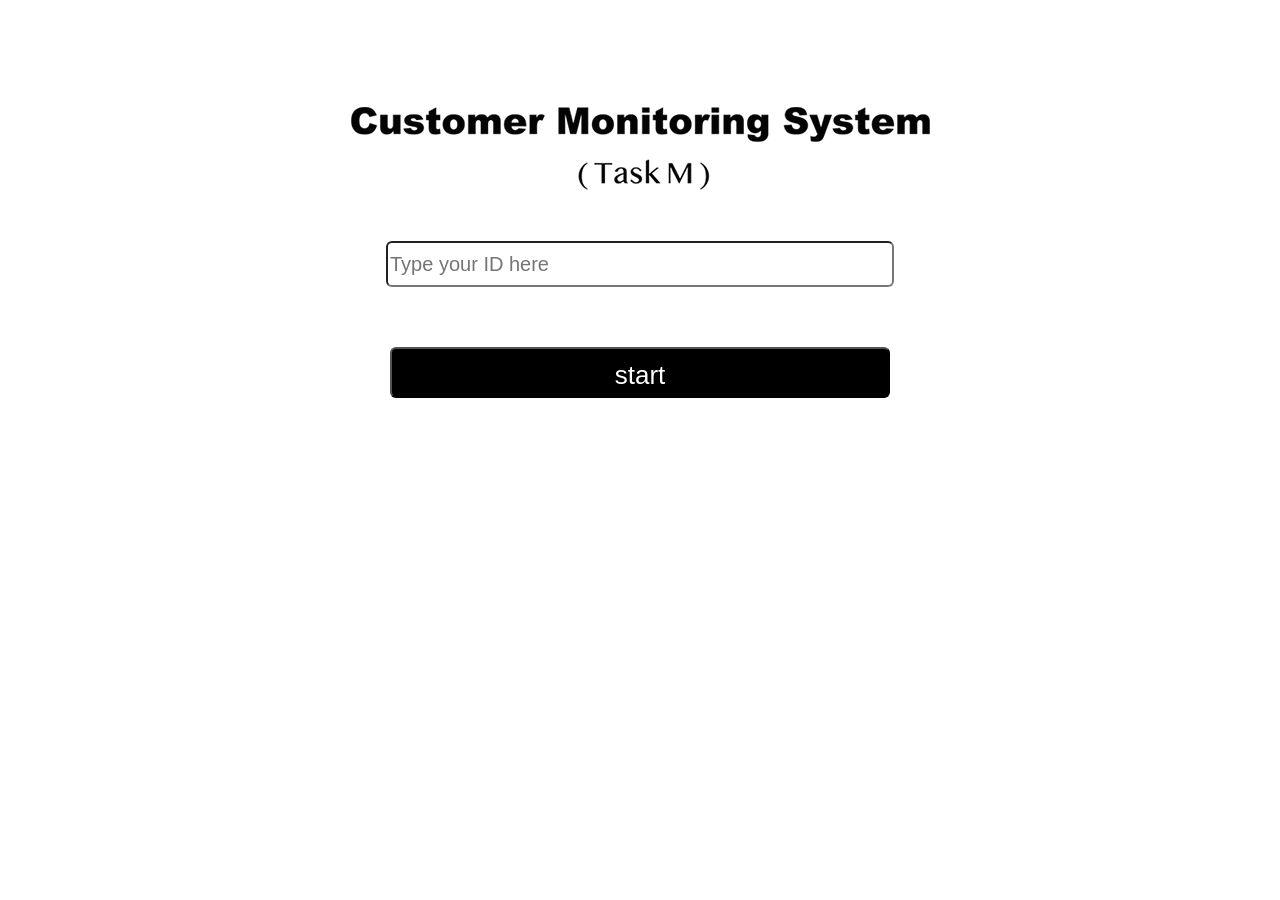
<file: session-html-c/html/welcome.html>
<!DOCTYPE html>
<html>
<head>
<meta charset="UTF-8">
<meta name="viewport" content="width=device-width, initial-scale=1.0,maximum-scale=1.0,user-scalable=no">
<meta http-equiv="X-UA-Compatible" content="ie=edge, chrome=1">
<meta name="renderer" content="webkit">
<meta name="format-detection" content="telephone=no" />
<title>welcome</title>
<link rel="stylesheet" href="../css/index.css">
<script src="../js/jquery-1.8.3.min.js"></script>
</head>
<body>
	<div class="welcome">
		<div class="img">
			<img src="../image/wel_m.png" alt="">
		</div>
		<div class="input">
			<input type="text" name="userName" id="userName" placeholder="Type your ID here" />
		</div>
		<div>
			<input  class="startbtn" type="button" name="startbtn"  id="startbtn" onclick="startEven();" value="start" />
		</div>
	</div>
</body>
<script type="text/javascript">
	function startEven(){
		var userName=$("#userName").val();
		if(!userName||""==userName){
			alert("Type your ID here");
			return;
		}
		window.location.href="index.html?userName="+userName;;
	}
</script>
</html>
</file>
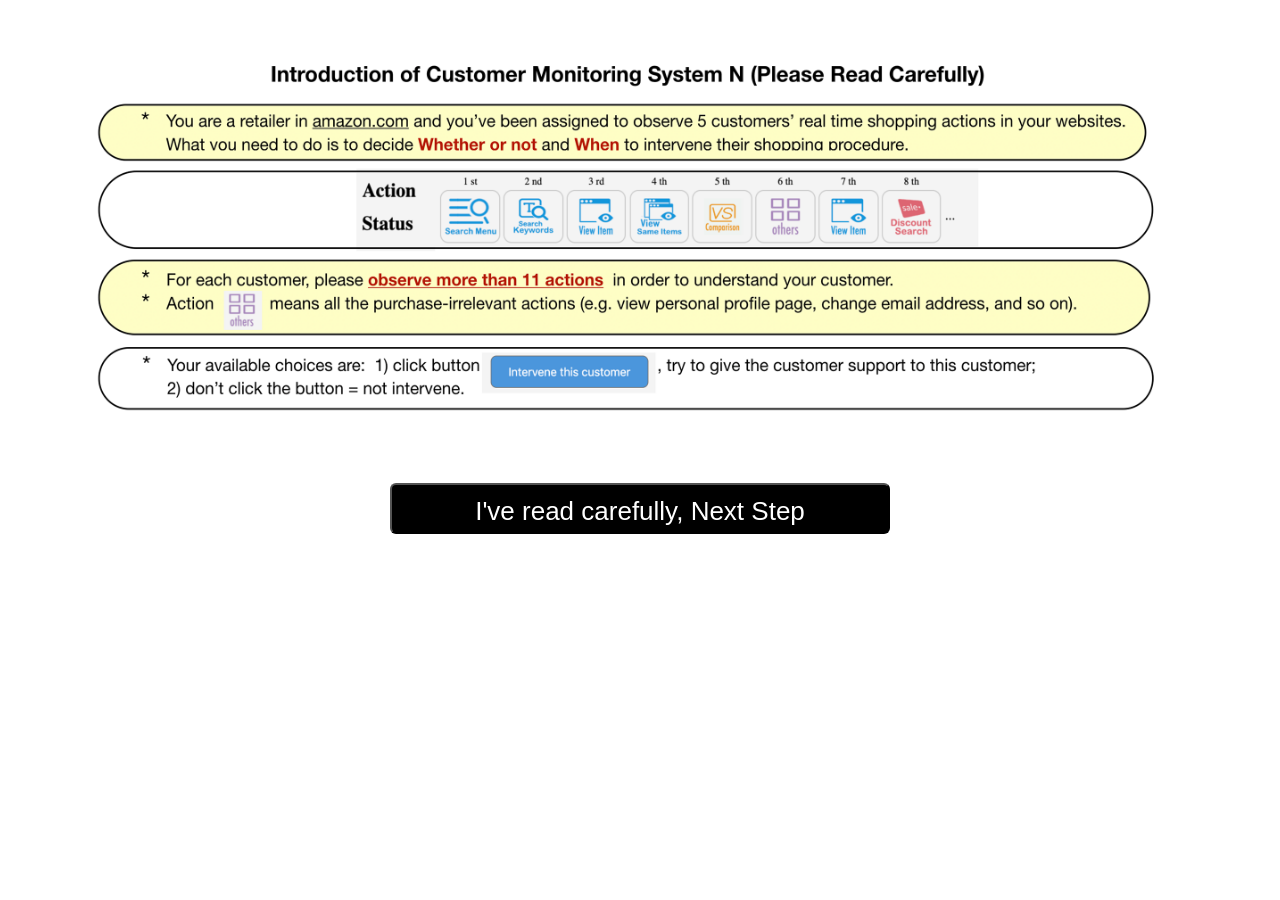
<file: session-html-no-d/html/introduction.html>
<!DOCTYPE html>
<html>
<head>
<meta charset="UTF-8">
<meta name="viewport" content="width=device-width, initial-scale=1.0,maximum-scale=1.0,user-scalable=no">
<meta http-equiv="X-UA-Compatible" content="ie=edge, chrome=1">
<meta name="renderer" content="webkit">
<meta name="format-detection" content="telephone=no" />
<title>introduction</title>
<link rel="stylesheet" href="../css/index.css">
<script src="../js/jquery-1.8.3.min.js"></script>
</head>
<body style="padding-top: 0;margin-top: 0;" >
	<div class="intro">
		<div class="img">
			<img src="../image/intro_n.png" alt="">
		</div>
		<div>
			<input  class="startbtn" type="button" name="startbtn"  id="startbtn" onclick="startEven();" value="I've read carefully, Next Step" />
		</div>
	</div>
</body>
<script type="text/javascript">
	function startEven(){
		window.location.href="welcome.html";
	}
</script>
</html>
</file>
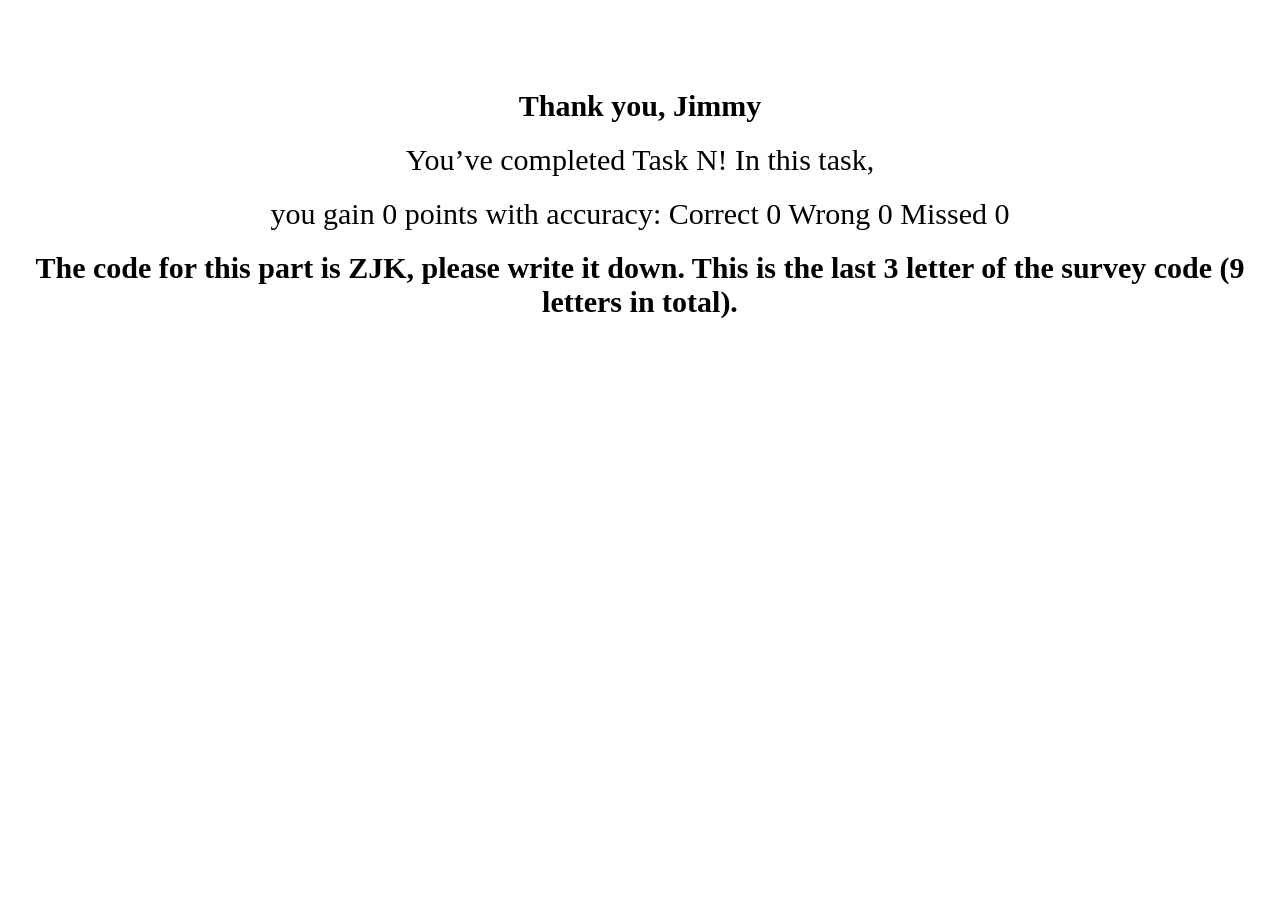
<file: session-html-no-d/html/last.html>
<!DOCTYPE html>
<html>
<head>
<meta charset="UTF-8">
<meta name="viewport" content="width=device-width, initial-scale=1.0,maximum-scale=1.0,user-scalable=no">
<meta http-equiv="X-UA-Compatible" content="ie=edge, chrome=1">
<meta name="renderer" content="webkit">
<meta name="format-detection" content="telephone=no" />
<title>thanks</title>
<link rel="stylesheet" href="../css/index.css">
<script src="../js/jquery-1.8.3.min.js"></script>
</head>
<body>
   <div class="thanks">
       <p style="font-weight: bold">Thank you, <span id="userName" >Jimmy</span></p>
       <p>You’ve completed Task N! In this task,</p>
       <p>you gain <span id="totalpoint" >180</span> points with accuracy: Correct <span id="correct">0</span> Wrong <span id="Wrong">0</span> Missed <span id="Missed" >0</span> </p>
       <p style="font-weight: bold">The code for this part is ZJK, please write it down. This is the last 3 letter of the survey code (9 letters in total).</p>
   </div>
   <a class="to-google" href="https://www.surveymonkey.co.uk/r/UON-FR"></a>

</body>
<script type="text/javascript">
function getUrlParam(name){
	var reg = new RegExp("(^|&)"+name+"=([^&]*)(&|$)");
	var r=window.location.search.substr(1).match(reg);
	if(r&&r!=null){
		return decodeURI(r[2]);
	}
	return "";
}

var userName="Jimmy";
var totalpoint=0;
var correct=0;
var Wrong=0;
var Missed=0;
$(function(){
	var userName_url = getUrlParam("userName");
	if(userName_url&&""!=userName_url){
		userName=userName_url;
	}
	var totalpoint_url=getUrlParam("totalpoint");
	if(totalpoint_url&&""!=totalpoint_url){
		totalpoint=totalpoint_url;
	}
	var correct_url=getUrlParam("correct");
	if(correct_url&&""!=correct_url){
		correct=correct_url;
	}
	var Wrong_url=getUrlParam("Wrong");
	if(Wrong_url&&""!=Wrong_url){
		Wrong=Wrong_url;
	}
	var Missed_url=getUrlParam("Missed");
	if(Missed_url&&""!=Missed_url){
		Missed=Missed_url;
	}
	$("#userName").html(userName);
	$("#totalpoint").html(totalpoint);
	$("#correct").html(correct);
	$("#Wrong").html(Wrong);
	$("#Missed").html(Missed);
});

</script>

</html>
</file>
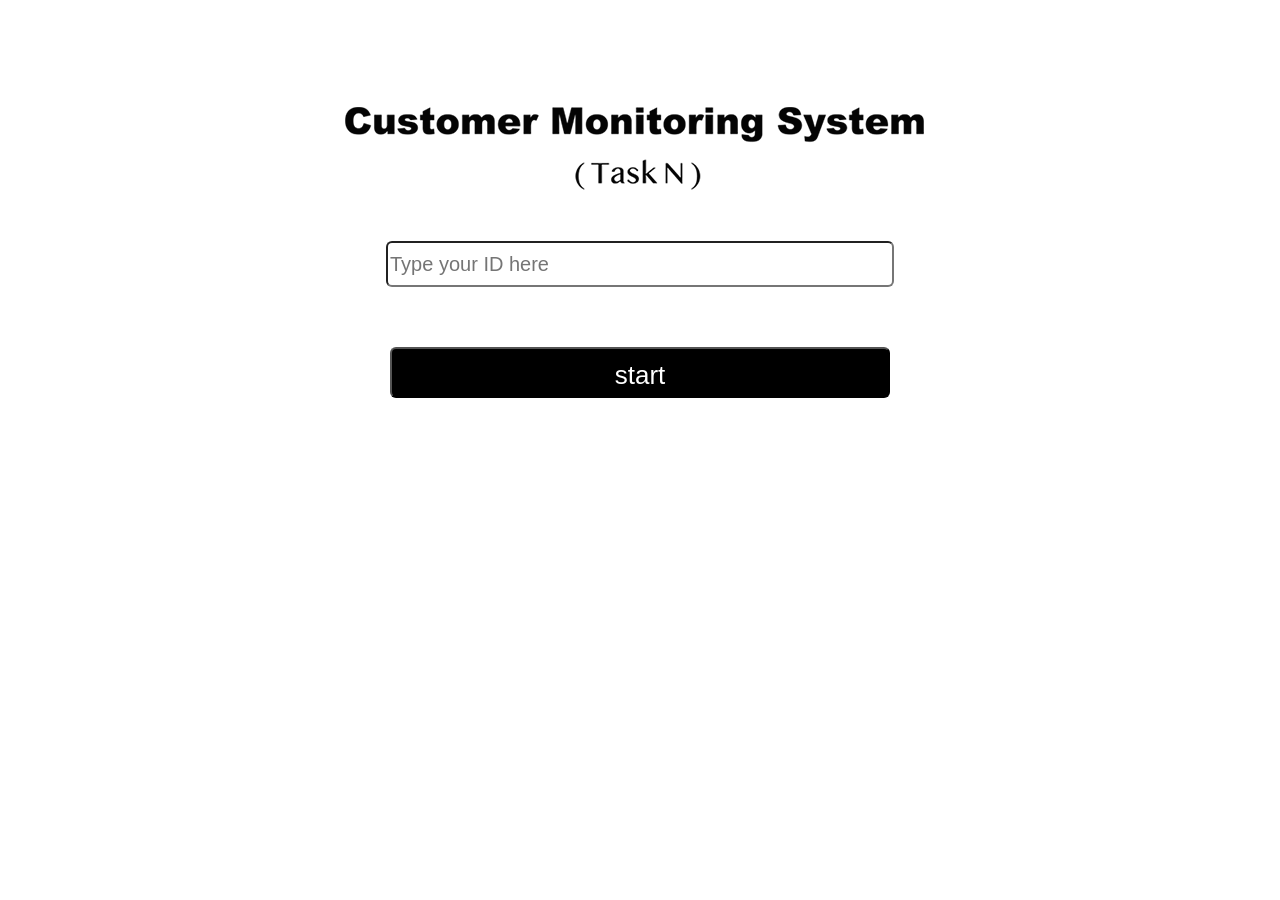
<file: session-html-no-d/html/welcome.html>
<!DOCTYPE html>
<html>
<head>
<meta charset="UTF-8">
<meta name="viewport" content="width=device-width, initial-scale=1.0,maximum-scale=1.0,user-scalable=no">
<meta http-equiv="X-UA-Compatible" content="ie=edge, chrome=1">
<meta name="renderer" content="webkit">
<meta name="format-detection" content="telephone=no" />
<title>welcome</title>
<link rel="stylesheet" href="../css/index.css">
<script src="../js/jquery-1.8.3.min.js"></script>
</head>
<body>
	<div class="welcome">
		<div class="img">
			<img src="../image/wel_n.png" alt="">
		</div>
		<div class="input">
			<input type="text" name="userName" id="userName" placeholder="Type your ID here" />
		</div>
		<div>
			<input  class="startbtn" type="button" name="startbtn"  id="startbtn" onclick="startEven();" value="start" />
		</div>
	</div>
</body>
<script type="text/javascript">
	function startEven(){
		var userName=$("#userName").val();
		if(!userName||""==userName){
			alert("Type your ID here");
			return;
		}
		window.location.href="index.html?userName="+userName;;
	}
</script>
</html>
</file>
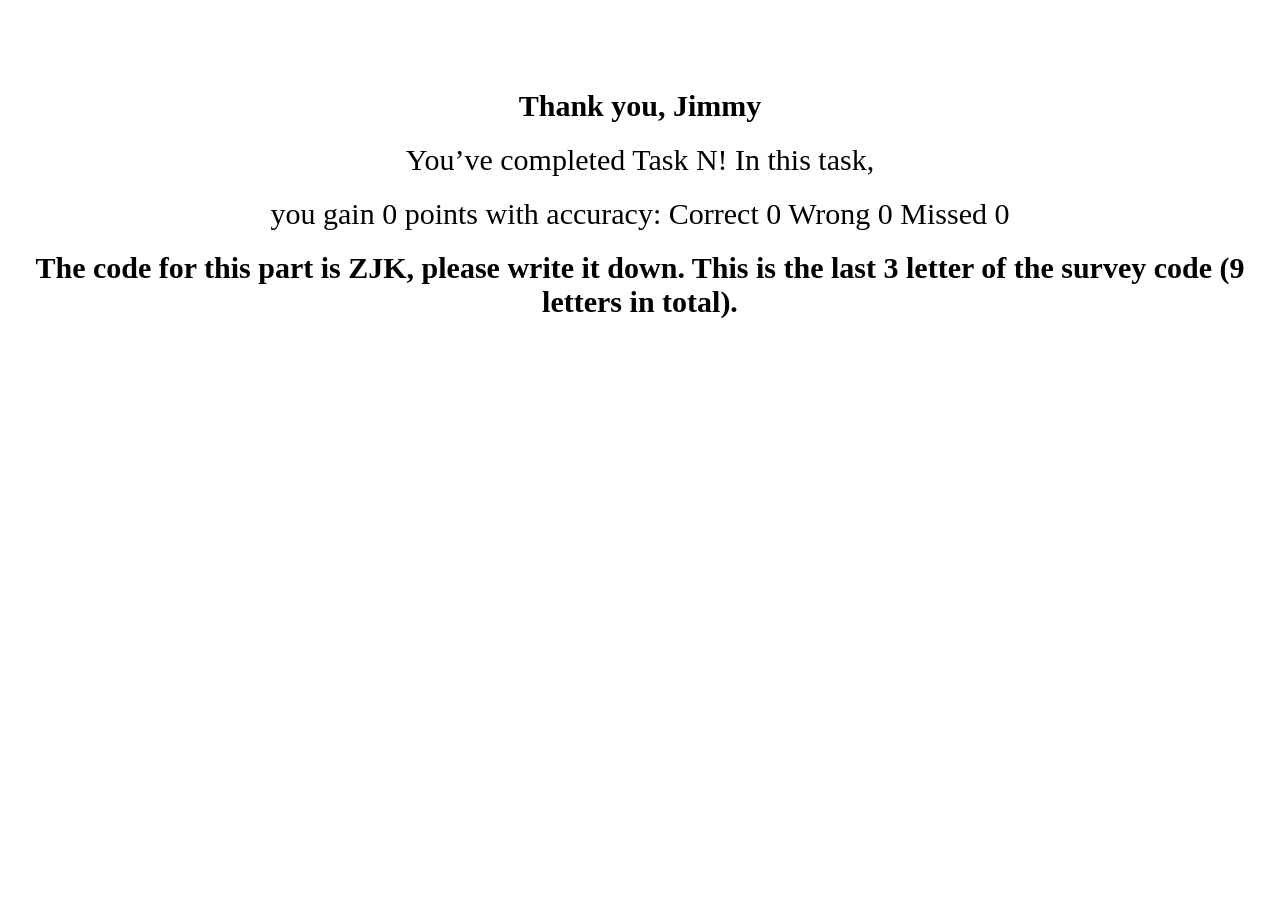
<file: session-html-no/html/last.html>
<!DOCTYPE html>
<html>
<head>
<meta charset="UTF-8">
<meta name="viewport" content="width=device-width, initial-scale=1.0,maximum-scale=1.0,user-scalable=no">
<meta http-equiv="X-UA-Compatible" content="ie=edge, chrome=1">
<meta name="renderer" content="webkit">
<meta name="format-detection" content="telephone=no" />
<title>thanks</title>
<link rel="stylesheet" href="../css/index.css">
<script src="../js/jquery-1.8.3.min.js"></script>
</head>
<body>
   <div class="thanks">
       <p style="font-weight: bold">Thank you, <span id="userName" >Jimmy</span></p>
       <p>You’ve completed Task N! In this task,</p>
       <p>you gain <span id="totalpoint" >180</span> points with accuracy: Correct <span id="correct">0</span> Wrong <span id="Wrong">0</span> Missed <span id="Missed" >0</span> </p>
       <p style="font-weight: bold">The code for this part is ZJK, please write it down. This is the last 3 letter of the survey code (9 letters in total).</p>
   </div>
   <a class="to-google" href="https://www.surveymonkey.co.uk/r/UON-NO"></a>

</body>
<script type="text/javascript">
function getUrlParam(name){
	var reg = new RegExp("(^|&)"+name+"=([^&]*)(&|$)");
	var r=window.location.search.substr(1).match(reg);
	if(r&&r!=null){
		return decodeURI(r[2]);
	}
	return "";
}

var userName="Jimmy";
var totalpoint=0;
var correct=0;
var Wrong=0;
var Missed=0;
$(function(){
	var userName_url = getUrlParam("userName");
	if(userName_url&&""!=userName_url){
		userName=userName_url;
	}
	var totalpoint_url=getUrlParam("totalpoint");
	if(totalpoint_url&&""!=totalpoint_url){
		totalpoint=totalpoint_url;
	}
	var correct_url=getUrlParam("correct");
	if(correct_url&&""!=correct_url){
		correct=correct_url;
	}
	var Wrong_url=getUrlParam("Wrong");
	if(Wrong_url&&""!=Wrong_url){
		Wrong=Wrong_url;
	}
	var Missed_url=getUrlParam("Missed");
	if(Missed_url&&""!=Missed_url){
		Missed=Missed_url;
	}
	$("#userName").html(userName);
	$("#totalpoint").html(totalpoint);
	$("#correct").html(correct);
	$("#Wrong").html(Wrong);
	$("#Missed").html(Missed);
});

</script>

</html>
</file>
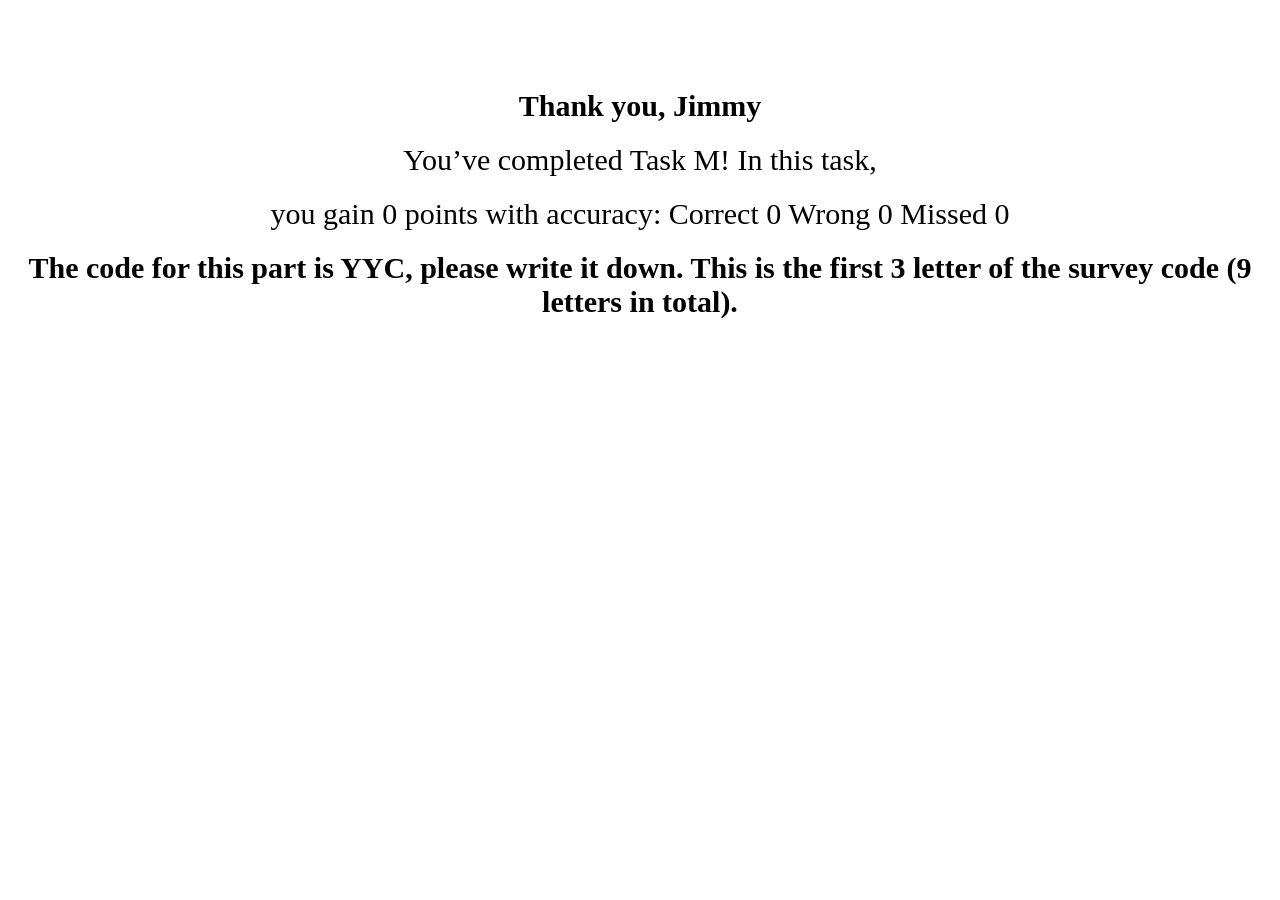
<file: session-html/html/last.html>
<!DOCTYPE html>
<html>
<head>
<meta charset="UTF-8">
<meta name="viewport" content="width=device-width, initial-scale=1.0,maximum-scale=1.0,user-scalable=no">
<meta http-equiv="X-UA-Compatible" content="ie=edge, chrome=1">
<meta name="renderer" content="webkit">
<meta name="format-detection" content="telephone=no" />
<title>thanks</title>
<link rel="stylesheet" href="../css/index.css">
<script src="../js/jquery-1.8.3.min.js"></script>
</head>
<body>
   <div class="thanks">
       <p style="font-weight: bold">Thank you, <span id="userName" >Jimmy</span></p>
       <p>You’ve completed Task M! In this task,</p>
       <p>you gain <span id="totalpoint" >180</span> points with accuracy: Correct <span id="correct">0</span> Wrong <span id="Wrong">0</span> Missed <span id="Missed" >0</span> </p>
       <p style="font-weight: bold">The code for this part is YYC, please write it down. This is the first 3 letter of the survey code (9 letters in total).</p>
   </div>
   <a class="to-google" href="https://www.surveymonkey.co.uk/r/UON-YAI"></a>

</body>
<script type="text/javascript">
function getUrlParam(name){
	var reg = new RegExp("(^|&)"+name+"=([^&]*)(&|$)");
	var r=window.location.search.substr(1).match(reg);
	if(r&&r!=null){
		return decodeURI(r[2]);
	}
	return "";
}

var userName="Jimmy";
var totalpoint=0;
var correct=0;
var Wrong=0;
var Missed=0;
$(function(){
	var userName_url = getUrlParam("userName");
	if(userName_url&&""!=userName_url){
		userName=userName_url;
	}
	var totalpoint_url=getUrlParam("totalpoint");
	if(totalpoint_url&&""!=totalpoint_url){
		totalpoint=totalpoint_url;
	}
	var correct_url=getUrlParam("correct");
	if(correct_url&&""!=correct_url){
		correct=correct_url;
	}
	var Wrong_url=getUrlParam("Wrong");
	if(Wrong_url&&""!=Wrong_url){
		Wrong=Wrong_url;
	}
	var Missed_url=getUrlParam("Missed");
	if(Missed_url&&""!=Missed_url){
		Missed=Missed_url;
	}
	$("#userName").html(userName);
	$("#totalpoint").html(totalpoint);
	$("#correct").html(correct);
	$("#Wrong").html(Wrong);
	$("#Missed").html(Missed);
});

</script>

</html>
</file>
<file: session-html-c/css/index.css>
body {
 background-color: white;
 padding: 3% 10%;
 font: 13px, "Microsoft YaHei", "\u5FAE\u8F6F\u96C5\u9ED1", "Arial", "SimSun"
}
@media (max-width: 1440px) {
    body {
        padding: 20px;
    }
}
@media (min-width:1441px) and (max-width: 2000px) {
    body {
        padding: 3% 5%;
    }
}
a,input,button{outline:none;cursor:pointer;blr:expression(this.onFocus=this.blur());}
p{margin:0;}
.inline-block { display: inline-block; }
.size14 { font-size: 14px; font-weight: normal;}
.size16 { font-size: 16px; font-weight: bold;}
.size20{font-size: 20px; font-weight: bold;}
.size30 { font-size: 30px; font-weight: bold;}
.size40 { font-size: 40px; font-weight: bold;}
.size60 { font-size: 60px; font-weight: bold;    line-height: 70px;}

.content {
    overflow: hidden;
}
.title {
    margin: 5px auto;
    text-align: center;
}
.title img {
    width: 70%;
}
.left  {
    float: left;
    width: 63%;
    height:452px;
    margin-right: 20px;
    background: #f4f4f4;
    border-radius: 20px;
  
}
.right  {
    float: right;
    width: 35%;
    background: #f4f4f4;
    border-radius: 20px;
    line-height: 33px;
    font-size: 16px;
    font-weight: bold;
}
.right-top {
    margin-bottom: 35px;
}
.box {
    padding: 10px 20px;
}
.current-session {
    height: 80px;
    line-height: 80px;
    display: table;
    width: 100%;
    border-spacing: 0;
    table-layout: fixed;
    margin-bottom: 10px;
}
.current-action .cur-right {
    font-weight: normal;
}
.current-action, .history {
    overflow: hidden;
    margin-bottom: 20px;
}
.cur-left {
    float: left;
    display: inline-block;
    font-weight: bold;
    font-size: 20px;
    height: 80px;
    line-height: 40px;
    padding-right: 15px;
}
.cur-right {
    float: left;
    display: inline-block;
    width: 80%;
    /* height: 80px; */
    line-height: 26px;
    font-size: 18px;
    font-weight: bold;
    text-align: center;
   
}
.hbox {
    display: table;
    width: 100%;
    height: 100%;
    border-spacing: 0;
    table-layout: fixed;
}
.col {
    display: table-cell;
    float: none;
    height: 100%;
    vertical-align: top;
}
.progress, .progress-bar {
    background-repeat: repeat-x;
}
.progress {
    height: 20px;
    margin-bottom: 0;
    overflow: hidden;
    background-color: #fff;
    border-radius: 20px;
    border: 2px solid #7d7d7d;
    background-image: linear-gradient(180deg,#fff 0,#fff);
    filter: progid:DXImageTransform.Microsoft.gradient(startColorstr="#ffebebeb",endColorstr="#fff5f5f5",GradientType=0);
}
.progress, .progress-bar {
    background-repeat: repeat-x;
}
.progress-bar {
    float: left;
    width: 0;
    height: 100%;
    font-size: 12px;
    line-height: 20px;
    color: #fff;
    text-align: center;
    background-color: #000;
    transition: width .6s ease;
    background-image: linear-gradient(180deg,#000 0,#000);
    filter: progid:DXImageTransform.Microsoft.gradient(startColorstr="#ff9CC9F3",endColorstr="#ff8BBBE8",GradientType=0);
}
.action-img, .action-text {
    float: left;
    display: inline-block;
    height: 65px;
    
}
.action-img{
	margin-left: 5px;
}
.action-img span {
    display: inline-block;
    width: 250px;
}
.action-text span {
    display: inline-block;
    height: 65px;
    line-height: 65px;
}
.action-text>div {
}
.action-img img {
    display: inline-block;
    height: 65px;
    line-height: 65px;
}
.history .cur-left {
    /* height: 126px; */
    line-height: 40px;
}
.history .cur-right {
    width: 88%;
}
.history .img {
    /* width: 66px; */
    min-width:70px;
    height: 60px;
    /* margin: 4px 0; */
    border: 1px solid #ccc;
    border-radius: 10px;
}
.history .img img {
    height:43px;
    line-height: 60px;
    margin-top: 8px;
    display: inline-block;
}
.history .item-content {
    overflow: hidden;
    margin-bottom: 4px;
}
.history .item-content .item {
    float: left;
    /* width: 91px; */
    height: 110px;
    line-height: 20px;
    font-weight: normal;
    font-size: 16px;
    margin-right: 4px;
}
.history .item-content .item p {
    height: 20px;
    line-height: 20px;
    font-size: 12px;
}
.history .item-content .item-point {
    height: 100px;
    line-height: 100px;
}
.sj {
    padding: 0 0 0 30px;
   margin: 0 auto;
   text-align: left; 
   font-weight: normal;
}
.sj p {
    display: inline-block;
}
.prediction {
    width: 70%;
    margin: 1px auto;
}
.prediction-action{
	width: 90%;
    margin: 10px auto;
    overflow: hidden;
}
.prediction label {
    display: block;
    cursor: pointer;
    line-height: 33px;
    font-size: 16px;
    font-weight: bold;
}

.submit {
    width: 60%;
    margin: 10px auto;
    text-align: center;
}
.submit input {
    font-size: 20px;
    padding: 15px 30px;
    color: #fff;
    border: 1px solid #707070;
    background: #4b96dc;
    border-radius: 10px;
    margin-top: 10px;
}
.current-action-prediction {
    /* display: none; */
}
.cuo {
    display: none;
}

.missed {
    display: none;
}

.modal {
    display: none;
    position: fixed;
    top: 0;
    right: 0;
    bottom: 0;
    left: 0;
    z-index: 1050;
    overflow: hidden;
    -webkit-overflow-scrolling: touch;
    outline: 0;
    background:  rgba(0,0,0,.15);
}
.modal-dialog {
    position: relative;
    width: auto;
    margin-top: 11%;
}
.modal-content {
    position: relative;
    background-clip: padding-box;
    border: 1px solid #999;
    border: 1px solid rgba(0,0,0,.2);
    border-radius: 5px;
    box-shadow: 0 3px 9px rgba(0,0,0,.15);
    transition: top .3s ease,left .3s ease;
    margin: 0 auto;
    top: 0;
    width: 600px;
    background: #fff;
}
.modal-header {
    position: relative;
    height: 100%;
    padding: 2px;
    text-align: center;
    color: #fff;
    background: #000;
    border-bottom: 1px solid #e5e5e5;
    border-radius: 5px 5px 0 0;
}
.modal-body {
    overflow: hidden;
    padding: 40px 20px;
}
.modal-body .img {
    float: left;
    width: 24%;
    margin-right: 20px;
    height: 100px;
    line-height: 100px;
   
}
.modal-body .img .dui {
   height: 76px;
    margin-top: 29%;
    margin-left: 16px;
}
.modal-body .img .cuo {
    height: 76px;
    margin-top: 29%;
    margin-left: 16px;
}
.modal-body .img .missed{
	height: 76px;
    margin-top: 29%;
    margin-left: 16px;
}
.modal-body .text {
    float: left;
    width: 68%;
}
.modal-body .text p {
    margin: 10px auto;
}
.modal-footer .submit input {
    margin-top: 0;
    margin-bottom: 30px;
    padding: 12px 30px;
    color:#000;
    background-color: #fff;
}
.thanks, .welcome .img {
    width: 100%;
    text-align: center;
    margin: 0 auto;
    margin-top: 5%;
}
.thanks p {
    margin: 0 auto;
    font-size: 30px;
    margin-bottom: 20px;
}
.to-google {
    display: inline-block;
    text-align: center;
    font-size: 28px;
    width: 100%;
    color:#080df5;
}
.welcome {
    margin: 0 auto;
    text-align: center;
    
}
.welcome input {
    width: 500px;
    height: 40px;
    line-height: 40px;
    border-radius: 6px;
    margin: 30px auto;
    font-size: 20px;
}
.welcome input.startbtn {
    background: #000;
    color:#fff;
    height: 51px;
    line-height: 51px;
    border-radius: 6px;
    font-size: 26px;
}
.line-heigth10{
	line-height: 10px;
}
.intro{
	margin: 0 auto;
    text-align: center;
}

.intro .img {
    text-align: center;
    margin: 0 auto;
}

.intro .img img {
      width: 100%;
}

.intro input.startbtn {
	width: 500px;
    background: #000;
    color:#fff;
    height: 51px;
    line-height: 51px;
    border-radius: 6px;
    font-size: 26px;
    margin: 0 auto;
}
</file>
<file: session-html-no-d/css/index.css>
body {
 background-color: white;
 padding: 3% 10%;
 font: 13px, "Microsoft YaHei", "\u5FAE\u8F6F\u96C5\u9ED1", "Arial", "SimSun"
}
@media (max-width: 1440px) {
    body {
        padding: 20px;
    }
}
@media (min-width:1441px) and (max-width: 2000px) {
    body {
        padding: 3% 5%;
    }
}
a,input,button{outline:none;cursor:pointer;blr:expression(this.onFocus=this.blur());}
p{margin:0;}
.inline-block { display: inline-block; }
.size14 { font-size: 14px; font-weight: normal;}
.size16 { font-size: 16px; font-weight: bold;}
.size20{font-size: 20px; font-weight: bold;}
.size30 { font-size: 30px; font-weight: bold;}
.size40 { font-size: 40px; font-weight: bold;}
.size60 { font-size: 60px; font-weight: bold;    line-height: 70px;}

.content {
    overflow: hidden;
}
.title {
    margin: 5px auto;
    text-align: center;
}
.title img {
    width: 70%;
}
.left  {
    float: left;
    width: 63%;
    height:452px;
    margin-right: 20px;
    background: #f4f4f4;
    border-radius: 20px;
  
}
.right  {
    float: right;
    width: 35%;
    background: #f4f4f4;
    border-radius: 20px;
    line-height: 33px;
    font-size: 16px;
    font-weight: bold;
}
.right-top {
    margin-bottom: 35px;
}
.box {
    padding: 10px 20px;
}
.current-session {
    height: 80px;
    line-height: 80px;
    display: table;
    width: 100%;
    border-spacing: 0;
    table-layout: fixed;
    margin-bottom: 10px;
}
.current-action .cur-right {
    font-weight: normal;
}
.current-action, .history {
    overflow: hidden;
    margin-bottom: 20px;
}
.cur-left {
    float: left;
    display: inline-block;
    font-weight: bold;
    font-size: 20px;
    height: 80px;
    line-height: 40px;
    padding-right: 15px;
}
.cur-right {
    float: left;
    display: inline-block;
    width: 80%;
    /* height: 80px; */
    line-height: 26px;
    font-size: 18px;
    font-weight: bold;
    text-align: center;
   
}
.hbox {
    display: table;
    width: 100%;
    height: 100%;
    border-spacing: 0;
    table-layout: fixed;
}
.col {
    display: table-cell;
    float: none;
    height: 100%;
    vertical-align: top;
}
.progress, .progress-bar {
    background-repeat: repeat-x;
}
.progress {
    height: 20px;
    margin-bottom: 0;
    overflow: hidden;
    background-color: #fff;
    border-radius: 20px;
    border: 2px solid #7d7d7d;
    background-image: linear-gradient(180deg,#fff 0,#fff);
    filter: progid:DXImageTransform.Microsoft.gradient(startColorstr="#ffebebeb",endColorstr="#fff5f5f5",GradientType=0);
}
.progress, .progress-bar {
    background-repeat: repeat-x;
}
.progress-bar {
    float: left;
    width: 0;
    height: 100%;
    font-size: 12px;
    line-height: 20px;
    color: #fff;
    text-align: center;
    background-color: #000;
    transition: width .6s ease;
    background-image: linear-gradient(180deg,#000 0,#000);
    filter: progid:DXImageTransform.Microsoft.gradient(startColorstr="#ff9CC9F3",endColorstr="#ff8BBBE8",GradientType=0);
}
.action-img, .action-text {
    float: left;
    display: inline-block;
    height: 65px;
    
}
.action-img{
	margin-left: 5px;
}
.action-img span {
    display: inline-block;
    width: 250px;
}
.action-text span {
    display: inline-block;
    height: 65px;
    line-height: 65px;
}
.action-text>div {
}
.action-img img {
    display: inline-block;
    height: 65px;
    line-height: 65px;
}
.history .cur-left {
    /* height: 126px; */
    line-height: 40px;
}
.history .cur-right {
    width: 88%;
}
.history .img {
    /* width: 66px; */
    min-width:70px;
    height: 60px;
    /* margin: 4px 0; */
    border: 1px solid #ccc;
    border-radius: 10px;
}
.history .img img {
    height:43px;
    line-height: 60px;
    margin-top: 8px;
    display: inline-block;
}
.history .item-content {
    overflow: hidden;
    margin-bottom: 4px;
}
.history .item-content .item {
    float: left;
    /* width: 91px; */
    height: 110px;
    line-height: 20px;
    font-weight: normal;
    font-size: 16px;
    margin-right: 4px;
}
.history .item-content .item p {
    height: 20px;
    line-height: 20px;
    font-size: 12px;
}
.history .item-content .item-point {
    height: 100px;
    line-height: 100px;
}
.sj {
    padding: 0 0 0 30px;
   margin: 0 auto;
   text-align: left; 
   font-weight: normal;
}
.sj p {
    display: inline-block;
}
.prediction {
    width: 70%;
    margin: 1px auto;
}
.prediction-action{
	width: 90%;
    margin: 10px auto;
    overflow: hidden;
}
.prediction label {
    display: block;
    cursor: pointer;
    line-height: 33px;
    font-size: 16px;
    font-weight: bold;
}

.submit {
    width: 60%;
    margin: 10px auto;
    text-align: center;
}
.submit input {
    font-size: 20px;
    padding: 15px 30px;
    color: #fff;
    border: 1px solid #707070;
    background: #4b96dc;
    border-radius: 10px;
    margin-top: 10px;
}
.current-action-prediction {
    /* display: none; */
}
.cuo {
    display: none;
}

.missed {
    display: none;
}

.modal {
    display: none;
    position: fixed;
    top: 0;
    right: 0;
    bottom: 0;
    left: 0;
    z-index: 1050;
    overflow: hidden;
    -webkit-overflow-scrolling: touch;
    outline: 0;
    background:  rgba(0,0,0,.15);
}
.modal-dialog {
    position: relative;
    width: auto;
    margin-top: 11%;
}
.modal-content {
    position: relative;
    background-clip: padding-box;
    border: 1px solid #999;
    border: 1px solid rgba(0,0,0,.2);
    border-radius: 5px;
    box-shadow: 0 3px 9px rgba(0,0,0,.15);
    transition: top .3s ease,left .3s ease;
    margin: 0 auto;
    top: 0;
    width: 600px;
    background: #fff;
}
.modal-header {
    position: relative;
    height: 100%;
    padding: 2px;
    text-align: center;
    color: #fff;
    background: #000;
    border-bottom: 1px solid #e5e5e5;
    border-radius: 5px 5px 0 0;
}
.modal-body {
    overflow: hidden;
    padding: 40px 20px;
}
.modal-body .img {
    float: left;
    width: 24%;
    margin-right: 20px;
    height: 100px;
    line-height: 100px;
   
}
.modal-body .img .dui {
   height: 76px;
    margin-top: 29%;
    margin-left: 16px;
}
.modal-body .img .cuo {
    height: 76px;
    margin-top: 29%;
    margin-left: 16px;
}
.modal-body .img .missed{
	height: 76px;
    margin-top: 29%;
    margin-left: 16px;
}
.modal-body .text {
    float: left;
    width: 68%;
}
.modal-body .text p {
    margin: 10px auto;
}
.modal-footer .submit input {
    margin-top: 0;
    margin-bottom: 30px;
    padding: 12px 30px;
    color:#000;
    background-color: #fff;
}
.thanks, .welcome .img {
    width: 100%;
    text-align: center;
    margin: 0 auto;
    margin-top: 5%;
}
.thanks p {
    margin: 0 auto;
    font-size: 30px;
    margin-bottom: 20px;
}
.to-google {
    display: inline-block;
    text-align: center;
    font-size: 28px;
    width: 100%;
    color:#080df5;
}
.welcome {
    margin: 0 auto;
    text-align: center;
    
}
.welcome input {
    width: 500px;
    height: 40px;
    line-height: 40px;
    border-radius: 6px;
    margin: 30px auto;
    font-size: 20px;
}
.welcome input.startbtn {
    background: #000;
    color:#fff;
    height: 51px;
    line-height: 51px;
    border-radius: 6px;
    font-size: 26px;
}
.line-heigth10{
	line-height: 10px;
}
.intro{
	margin: 0 auto;
    text-align: center;
}

.intro .img {
    text-align: center;
    margin: 0 auto;
}

.intro .img img {
      width: 100%;
}

.intro input.startbtn {
	width: 500px;
    background: #000;
    color:#fff;
    height: 51px;
    line-height: 51px;
    border-radius: 6px;
    font-size: 26px;
    margin: 0 auto;
}
</file>
<file: session-html-no/css/index.css>
body {
 background-color: white;
 padding: 3% 10%;
 font: 13px, "Microsoft YaHei", "\u5FAE\u8F6F\u96C5\u9ED1", "Arial", "SimSun"
}
@media (max-width: 1440px) {
    body {
        padding: 20px;
    }
}
@media (min-width:1441px) and (max-width: 2000px) {
    body {
        padding: 3% 5%;
    }
}
a,input,button{outline:none;cursor:pointer;blr:expression(this.onFocus=this.blur());}
p{margin:0;}
.inline-block { display: inline-block; }
.size14 { font-size: 14px; font-weight: normal;}
.size16 { font-size: 16px; font-weight: bold;}
.size20{font-size: 20px; font-weight: bold;}
.size30 { font-size: 30px; font-weight: bold;}
.size40 { font-size: 40px; font-weight: bold;}
.size60 { font-size: 60px; font-weight: bold;    line-height: 70px;}

.content {
    overflow: hidden;
}
.title {
    margin: 5px auto;
    text-align: center;
}
.title img {
    width: 70%;
}
.left  {
    float: left;
    width: 63%;
    height:452px;
    margin-right: 20px;
    background: #f4f4f4;
    border-radius: 20px;
  
}
.right  {
    float: right;
    width: 35%;
    background: #f4f4f4;
    border-radius: 20px;
    line-height: 33px;
    font-size: 16px;
    font-weight: bold;
}
.right-top {
    margin-bottom: 35px;
}
.box {
    padding: 10px 20px;
}
.current-session {
    height: 80px;
    line-height: 80px;
    display: table;
    width: 100%;
    border-spacing: 0;
    table-layout: fixed;
    margin-bottom: 10px;
}
.current-action .cur-right {
    font-weight: normal;
}
.current-action, .history {
    overflow: hidden;
    margin-bottom: 20px;
}
.cur-left {
    float: left;
    display: inline-block;
    font-weight: bold;
    font-size: 20px;
    height: 80px;
    line-height: 40px;
    padding-right: 15px;
}
.cur-right {
    float: left;
    display: inline-block;
    width: 80%;
    /* height: 80px; */
    line-height: 26px;
    font-size: 18px;
    font-weight: bold;
    text-align: center;
   
}
.hbox {
    display: table;
    width: 100%;
    height: 100%;
    border-spacing: 0;
    table-layout: fixed;
}
.col {
    display: table-cell;
    float: none;
    height: 100%;
    vertical-align: top;
}
.progress, .progress-bar {
    background-repeat: repeat-x;
}
.progress {
    height: 20px;
    margin-bottom: 0;
    overflow: hidden;
    background-color: #fff;
    border-radius: 20px;
    border: 2px solid #7d7d7d;
    background-image: linear-gradient(180deg,#fff 0,#fff);
    filter: progid:DXImageTransform.Microsoft.gradient(startColorstr="#ffebebeb",endColorstr="#fff5f5f5",GradientType=0);
}
.progress, .progress-bar {
    background-repeat: repeat-x;
}
.progress-bar {
    float: left;
    width: 0;
    height: 100%;
    font-size: 12px;
    line-height: 20px;
    color: #fff;
    text-align: center;
    background-color: #000;
    transition: width .6s ease;
    background-image: linear-gradient(180deg,#000 0,#000);
    filter: progid:DXImageTransform.Microsoft.gradient(startColorstr="#ff9CC9F3",endColorstr="#ff8BBBE8",GradientType=0);
}
.action-img, .action-text {
    float: left;
    display: inline-block;
    height: 65px;
    
}
.action-img{
	margin-left: 5px;
}
.action-img span {
    display: inline-block;
    width: 250px;
}
.action-text span {
    display: inline-block;
    height: 65px;
    line-height: 65px;
}
.action-text>div {
}
.action-img img {
    display: inline-block;
    height: 65px;
    line-height: 65px;
}
.history .cur-left {
    /* height: 126px; */
    line-height: 40px;
}
.history .cur-right {
    width: 88%;
}
.history .img {
    /* width: 66px; */
    min-width:70px;
    height: 60px;
    /* margin: 4px 0; */
    border: 1px solid #ccc;
    border-radius: 10px;
}
.history .img img {
    height:43px;
    line-height: 60px;
    margin-top: 8px;
    display: inline-block;
}
.history .item-content {
    overflow: hidden;
    margin-bottom: 4px;
}
.history .item-content .item {
    float: left;
    /* width: 91px; */
    height: 110px;
    line-height: 20px;
    font-weight: normal;
    font-size: 16px;
    margin-right: 4px;
}
.history .item-content .item p {
    height: 20px;
    line-height: 20px;
    font-size: 12px;
}
.history .item-content .item-point {
    height: 100px;
    line-height: 100px;
}
.sj {
    padding: 0 0 0 30px;
   margin: 0 auto;
   text-align: left; 
   font-weight: normal;
}
.sj p {
    display: inline-block;
}
.prediction {
    width: 70%;
    margin: 1px auto;
}
.prediction-action{
	width: 90%;
    margin: 10px auto;
    overflow: hidden;
}
.prediction label {
    display: block;
    cursor: pointer;
    line-height: 33px;
    font-size: 16px;
    font-weight: bold;
}

.submit {
    width: 60%;
    margin: 10px auto;
    text-align: center;
}
.submit input {
    font-size: 20px;
    padding: 15px 30px;
    color: #fff;
    border: 1px solid #707070;
    background: #4b96dc;
    border-radius: 10px;
    margin-top: 10px;
}
.current-action-prediction {
    /* display: none; */
}
.cuo {
    display: none;
}

.missed {
    display: none;
}

.modal {
    display: none;
    position: fixed;
    top: 0;
    right: 0;
    bottom: 0;
    left: 0;
    z-index: 1050;
    overflow: hidden;
    -webkit-overflow-scrolling: touch;
    outline: 0;
    background:  rgba(0,0,0,.15);
}
.modal-dialog {
    position: relative;
    width: auto;
    margin-top: 11%;
}
.modal-content {
    position: relative;
    background-clip: padding-box;
    border: 1px solid #999;
    border: 1px solid rgba(0,0,0,.2);
    border-radius: 5px;
    box-shadow: 0 3px 9px rgba(0,0,0,.15);
    transition: top .3s ease,left .3s ease;
    margin: 0 auto;
    top: 0;
    width: 600px;
    background: #fff;
}
.modal-header {
    position: relative;
    height: 100%;
    padding: 2px;
    text-align: center;
    color: #fff;
    background: #000;
    border-bottom: 1px solid #e5e5e5;
    border-radius: 5px 5px 0 0;
}
.modal-body {
    overflow: hidden;
    padding: 40px 20px;
}
.modal-body .img {
    float: left;
    width: 24%;
    margin-right: 20px;
    height: 100px;
    line-height: 100px;
   
}
.modal-body .img .dui {
   height: 76px;
    margin-top: 29%;
    margin-left: 16px;
}
.modal-body .img .cuo {
    height: 76px;
    margin-top: 29%;
    margin-left: 16px;
}
.modal-body .img .missed{
	height: 76px;
    margin-top: 29%;
    margin-left: 16px;
}
.modal-body .text {
    float: left;
    width: 68%;
}
.modal-body .text p {
    margin: 10px auto;
}
.modal-footer .submit input {
    margin-top: 0;
    margin-bottom: 30px;
    padding: 12px 30px;
    color:#000;
    background-color: #fff;
}
.thanks, .welcome .img {
    width: 100%;
    text-align: center;
    margin: 0 auto;
    margin-top: 5%;
}
.thanks p {
    margin: 0 auto;
    font-size: 30px;
    margin-bottom: 20px;
}
.to-google {
    display: inline-block;
    text-align: center;
    font-size: 28px;
    width: 100%;
    color:#080df5;
}
.welcome {
    margin: 0 auto;
    text-align: center;
    
}
.welcome input {
    width: 500px;
    height: 40px;
    line-height: 40px;
    border-radius: 6px;
    margin: 30px auto;
    font-size: 20px;
}
.welcome input.startbtn {
    background: #000;
    color:#fff;
    height: 51px;
    line-height: 51px;
    border-radius: 6px;
    font-size: 26px;
}
.line-heigth10{
	line-height: 10px;
}
.intro{
	margin: 0 auto;
    text-align: center;
}

.intro .img {
    text-align: center;
    margin: 0 auto;
}

.intro .img img {
      width: 100%;
}

.intro input.startbtn {
	width: 500px;
    background: #000;
    color:#fff;
    height: 51px;
    line-height: 51px;
    border-radius: 6px;
    font-size: 26px;
    margin: 0 auto;
}
</file>
<file: session-html/css/index.css>
body {
 background-color: white;
 padding: 3% 10%;
 font: 13px, "Microsoft YaHei", "\u5FAE\u8F6F\u96C5\u9ED1", "Arial", "SimSun"
}
@media (max-width: 1440px) {
    body {
        padding: 20px;
    }
}
@media (min-width:1441px) and (max-width: 2000px) {
    body {
        padding: 3% 5%;
    }
}
a,input,button{outline:none;cursor:pointer;blr:expression(this.onFocus=this.blur());}
p{margin:0;}
.inline-block { display: inline-block; }
.size14 { font-size: 14px; font-weight: normal;}
.size16 { font-size: 16px; font-weight: bold;}
.size20{font-size: 20px; font-weight: bold;}
.size30 { font-size: 30px; font-weight: bold;}
.size40 { font-size: 40px; font-weight: bold;}
.size60 { font-size: 60px; font-weight: bold;    line-height: 70px;}

.content {
    overflow: hidden;
}
.title {
    margin: 5px auto;
    text-align: center;
}
.title img {
    width: 70%;
}
.left  {
    float: left;
    width: 63%;
    height:452px;
    margin-right: 20px;
    background: #f4f4f4;
    border-radius: 20px;
  
}
.right  {
    float: right;
    width: 35%;
    background: #f4f4f4;
    border-radius: 20px;
    line-height: 33px;
    font-size: 16px;
    font-weight: bold;
}
.right-top {
    margin-bottom: 35px;
}
.box {
    padding: 10px 20px;
}
.current-session {
    height: 80px;
    line-height: 80px;
    display: table;
    width: 100%;
    border-spacing: 0;
    table-layout: fixed;
    margin-bottom: 10px;
}
.current-action .cur-right {
    font-weight: normal;
}
.current-action, .history {
    overflow: hidden;
    margin-bottom: 20px;
}
.cur-left {
    float: left;
    display: inline-block;
    font-weight: bold;
    font-size: 20px;
    height: 80px;
    line-height: 40px;
    padding-right: 15px;
}
.cur-right {
    float: left;
    display: inline-block;
    width: 80%;
    /* height: 80px; */
    line-height: 26px;
    font-size: 18px;
    font-weight: bold;
    text-align: center;
   
}
.hbox {
    display: table;
    width: 100%;
    height: 100%;
    border-spacing: 0;
    table-layout: fixed;
}
.col {
    display: table-cell;
    float: none;
    height: 100%;
    vertical-align: top;
}
.progress, .progress-bar {
    background-repeat: repeat-x;
}
.progress {
    height: 20px;
    margin-bottom: 0;
    overflow: hidden;
    background-color: #fff;
    border-radius: 20px;
    border: 2px solid #7d7d7d;
    background-image: linear-gradient(180deg,#fff 0,#fff);
    filter: progid:DXImageTransform.Microsoft.gradient(startColorstr="#ffebebeb",endColorstr="#fff5f5f5",GradientType=0);
}
.progress, .progress-bar {
    background-repeat: repeat-x;
}
.progress-bar {
    float: left;
    width: 0;
    height: 100%;
    font-size: 12px;
    line-height: 20px;
    color: #fff;
    text-align: center;
    background-color: #000;
    transition: width .6s ease;
    background-image: linear-gradient(180deg,#000 0,#000);
    filter: progid:DXImageTransform.Microsoft.gradient(startColorstr="#ff9CC9F3",endColorstr="#ff8BBBE8",GradientType=0);
}
.action-img, .action-text {
    float: left;
    display: inline-block;
    height: 65px;
    
}
.action-img{
	margin-left: 5px;
}
.action-img span {
    display: inline-block;
    width: 250px;
}
.action-text span {
    display: inline-block;
    height: 65px;
    line-height: 65px;
}
.action-text>div {
}
.action-img img {
    display: inline-block;
    height: 65px;
    line-height: 65px;
}
.history .cur-left {
    /* height: 126px; */
    line-height: 40px;
}
.history .cur-right {
    width: 88%;
}
.history .img {
    /* width: 66px; */
    min-width:70px;
    height: 60px;
    /* margin: 4px 0; */
    border: 1px solid #ccc;
    border-radius: 10px;
}
.history .img img {
    height:43px;
    line-height: 60px;
    margin-top: 8px;
    display: inline-block;
}
.history .item-content {
    overflow: hidden;
    margin-bottom: 4px;
}
.history .item-content .item {
    float: left;
    /* width: 91px; */
    height: 110px;
    line-height: 20px;
    font-weight: normal;
    font-size: 16px;
    margin-right: 4px;
}
.history .item-content .item p {
    height: 20px;
    line-height: 20px;
    font-size: 12px;
}
.history .item-content .item-point {
    height: 100px;
    line-height: 100px;
}
.sj {
    padding: 0 0 0 30px;
   margin: 0 auto;
   text-align: left; 
   font-weight: normal;
}
.sj p {
    display: inline-block;
}
.prediction {
    width: 70%;
    margin: 1px auto;
}
.prediction-action{
	width: 90%;
    margin: 10px auto;
    overflow: hidden;
}
.prediction label {
    display: block;
    cursor: pointer;
    line-height: 33px;
    font-size: 16px;
    font-weight: bold;
}

.submit {
    width: 60%;
    margin: 10px auto;
    text-align: center;
}
.submit input {
    font-size: 20px;
    padding: 15px 30px;
    color: #fff;
    border: 1px solid #707070;
    background: #4b96dc;
    border-radius: 10px;
    margin-top: 10px;
}
.current-action-prediction {
    /* display: none; */
}
.cuo {
    display: none;
}

.missed {
    display: none;
}

.modal {
    display: none;
    position: fixed;
    top: 0;
    right: 0;
    bottom: 0;
    left: 0;
    z-index: 1050;
    overflow: hidden;
    -webkit-overflow-scrolling: touch;
    outline: 0;
    background:  rgba(0,0,0,.15);
}
.modal-dialog {
    position: relative;
    width: auto;
    margin-top: 11%;
}
.modal-content {
    position: relative;
    background-clip: padding-box;
    border: 1px solid #999;
    border: 1px solid rgba(0,0,0,.2);
    border-radius: 5px;
    box-shadow: 0 3px 9px rgba(0,0,0,.15);
    transition: top .3s ease,left .3s ease;
    margin: 0 auto;
    top: 0;
    width: 600px;
    background: #fff;
}
.modal-header {
    position: relative;
    height: 100%;
    padding: 2px;
    text-align: center;
    color: #fff;
    background: #000;
    border-bottom: 1px solid #e5e5e5;
    border-radius: 5px 5px 0 0;
}
.modal-body {
    overflow: hidden;
    padding: 40px 20px;
}
.modal-body .img {
    float: left;
    width: 24%;
    margin-right: 20px;
    height: 100px;
    line-height: 100px;
   
}
.modal-body .img .dui {
   height: 76px;
    margin-top: 29%;
    margin-left: 16px;
}
.modal-body .img .cuo {
    height: 76px;
    margin-top: 29%;
    margin-left: 16px;
}
.modal-body .img .missed{
	height: 76px;
    margin-top: 29%;
    margin-left: 16px;
}
.modal-body .text {
    float: left;
    width: 68%;
}
.modal-body .text p {
    margin: 10px auto;
}
.modal-footer .submit input {
    margin-top: 0;
    margin-bottom: 30px;
    padding: 12px 30px;
    color:#000;
    background-color: #fff;
}
.thanks, .welcome .img {
    width: 100%;
    text-align: center;
    margin: 0 auto;
    margin-top: 5%;
}
.thanks p {
    margin: 0 auto;
    font-size: 30px;
    margin-bottom: 20px;
}
.to-google {
    display: inline-block;
    text-align: center;
    font-size: 28px;
    width: 100%;
    color:#080df5;
}
.welcome {
    margin: 0 auto;
    text-align: center;
    
}
.welcome input {
    width: 500px;
    height: 40px;
    line-height: 40px;
    border-radius: 6px;
    margin: 30px auto;
    font-size: 20px;
}
.welcome input.startbtn {
    background: #000;
    color:#fff;
    height: 51px;
    line-height: 51px;
    border-radius: 6px;
    font-size: 26px;
}
.line-heigth10{
	line-height: 10px;
}
.intro{
	margin: 0 auto;
    text-align: center;
}

.intro .img {
    text-align: center;
    margin: 0 auto;
}

.intro .img img {
      width: 100%;
}

.intro input.startbtn {
	width: 500px;
    background: #000;
    color:#fff;
    height: 51px;
    line-height: 51px;
    border-radius: 6px;
    font-size: 26px;
    margin: 0 auto;
}
</file>
